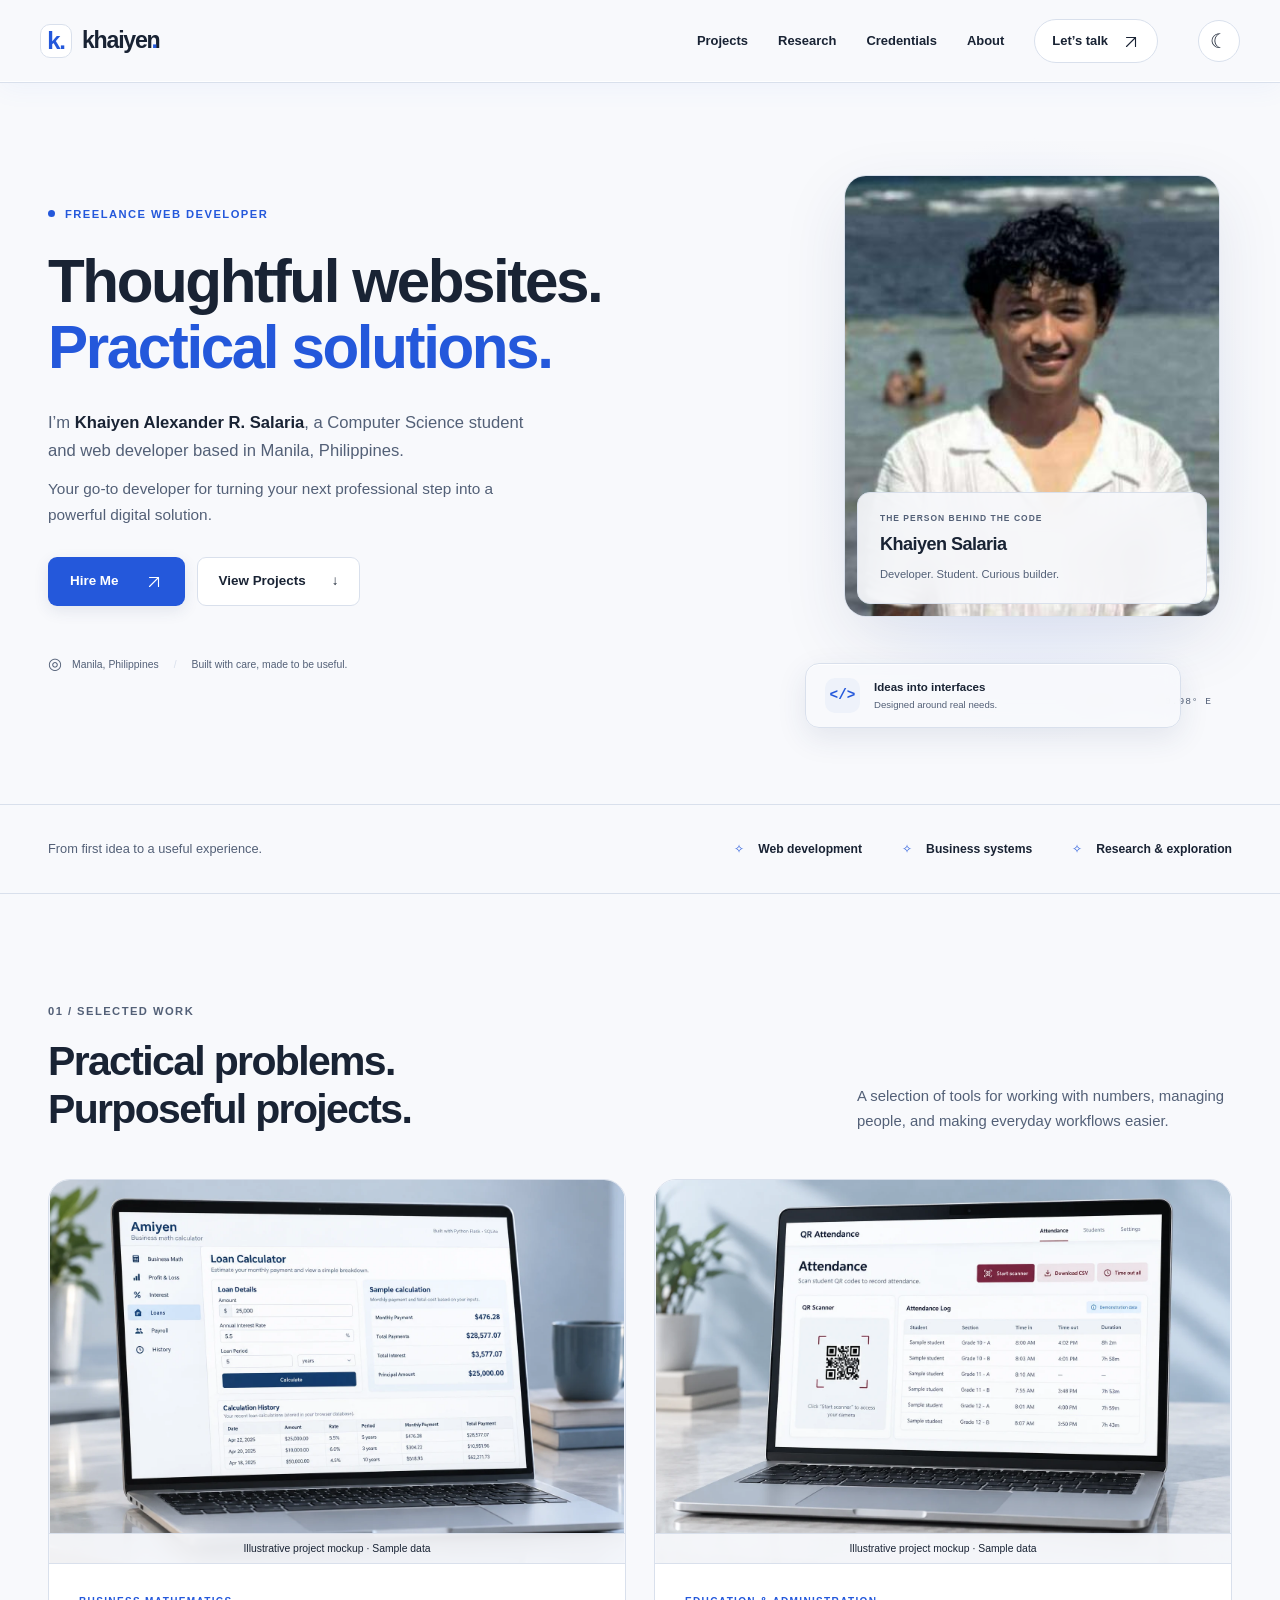
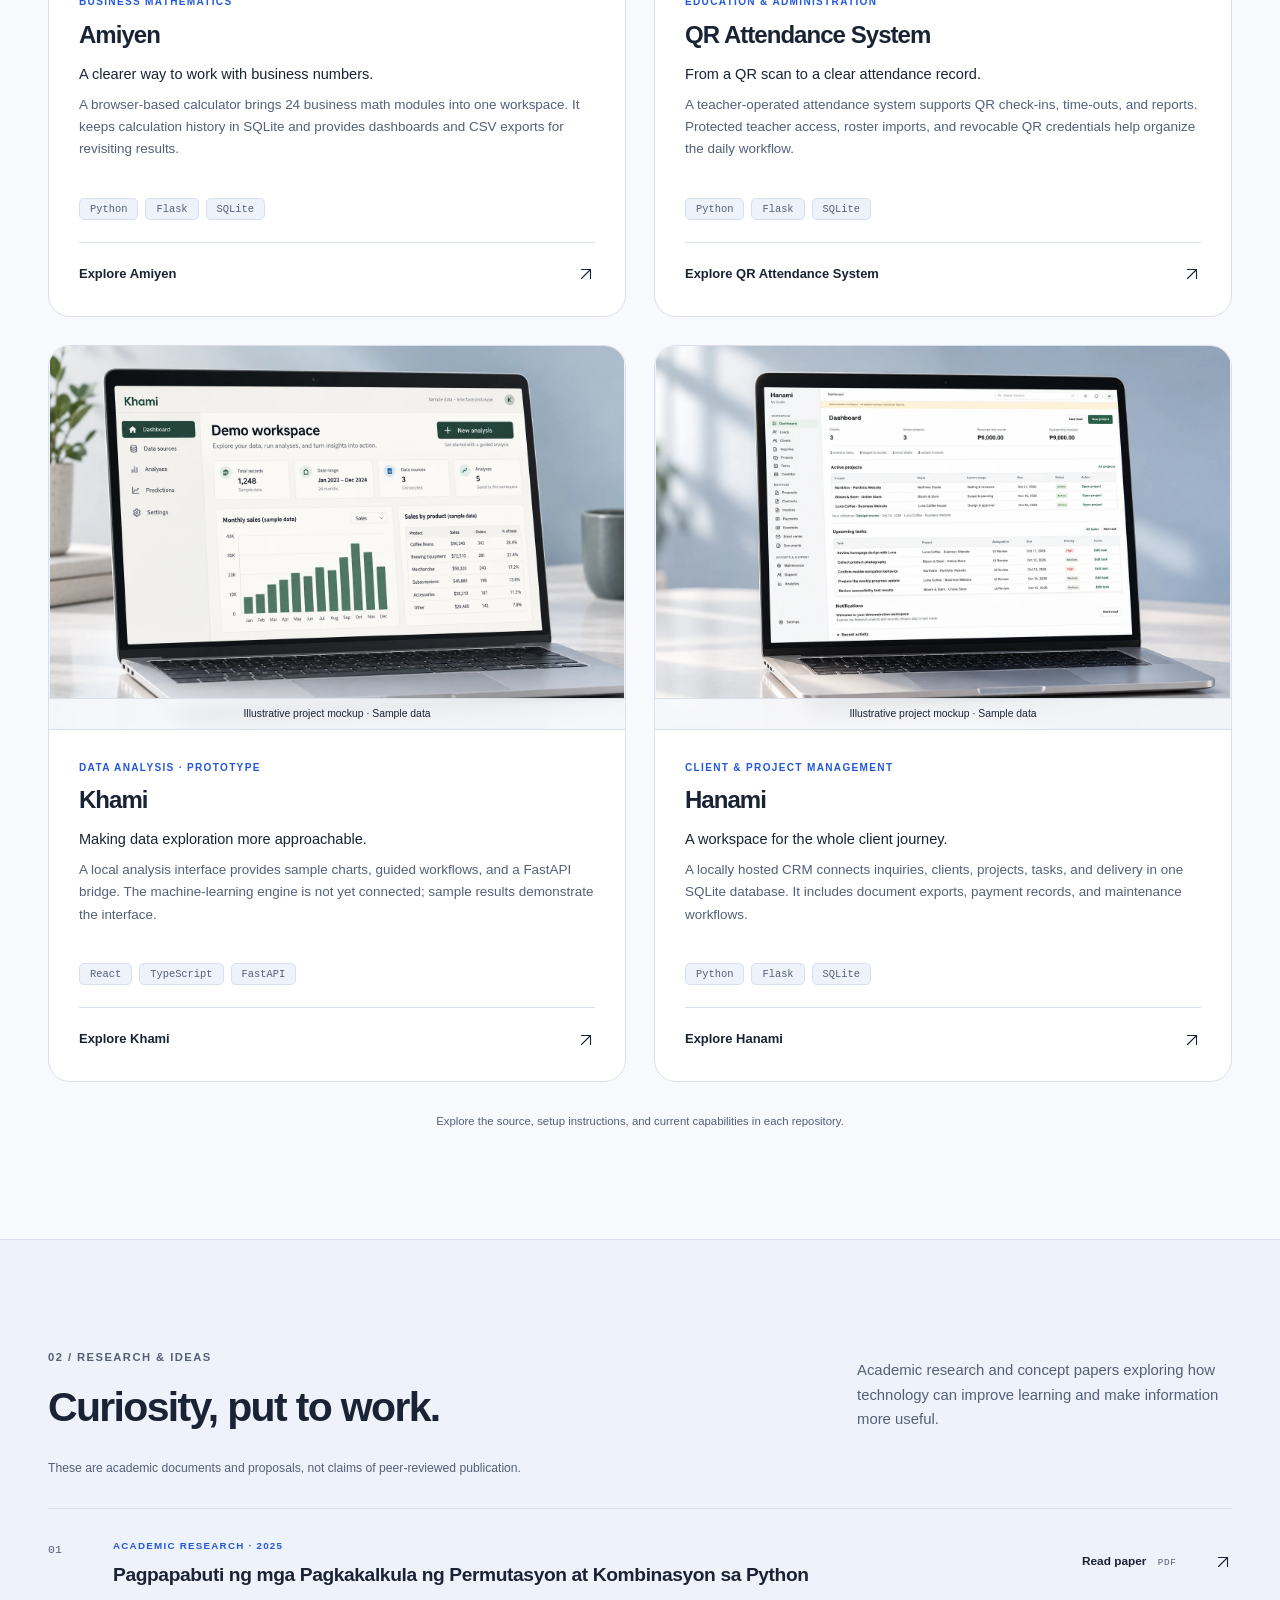
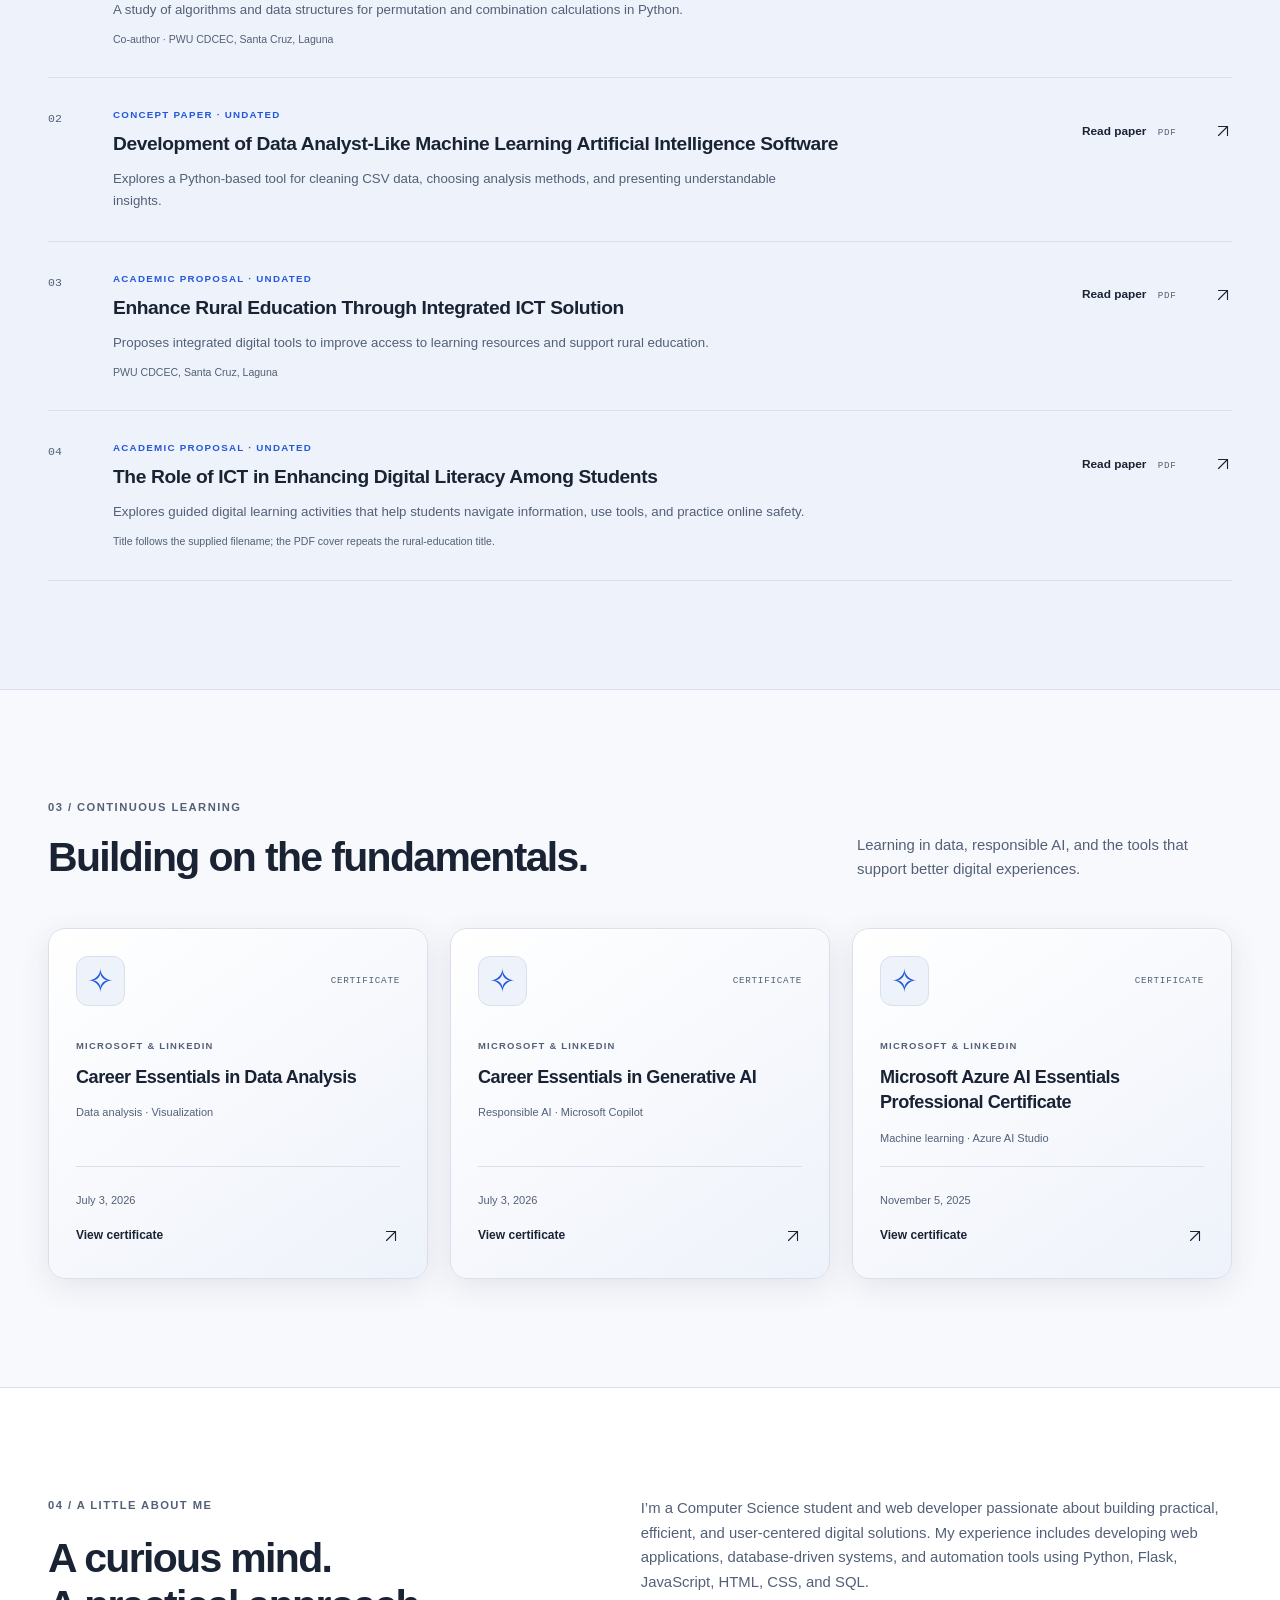
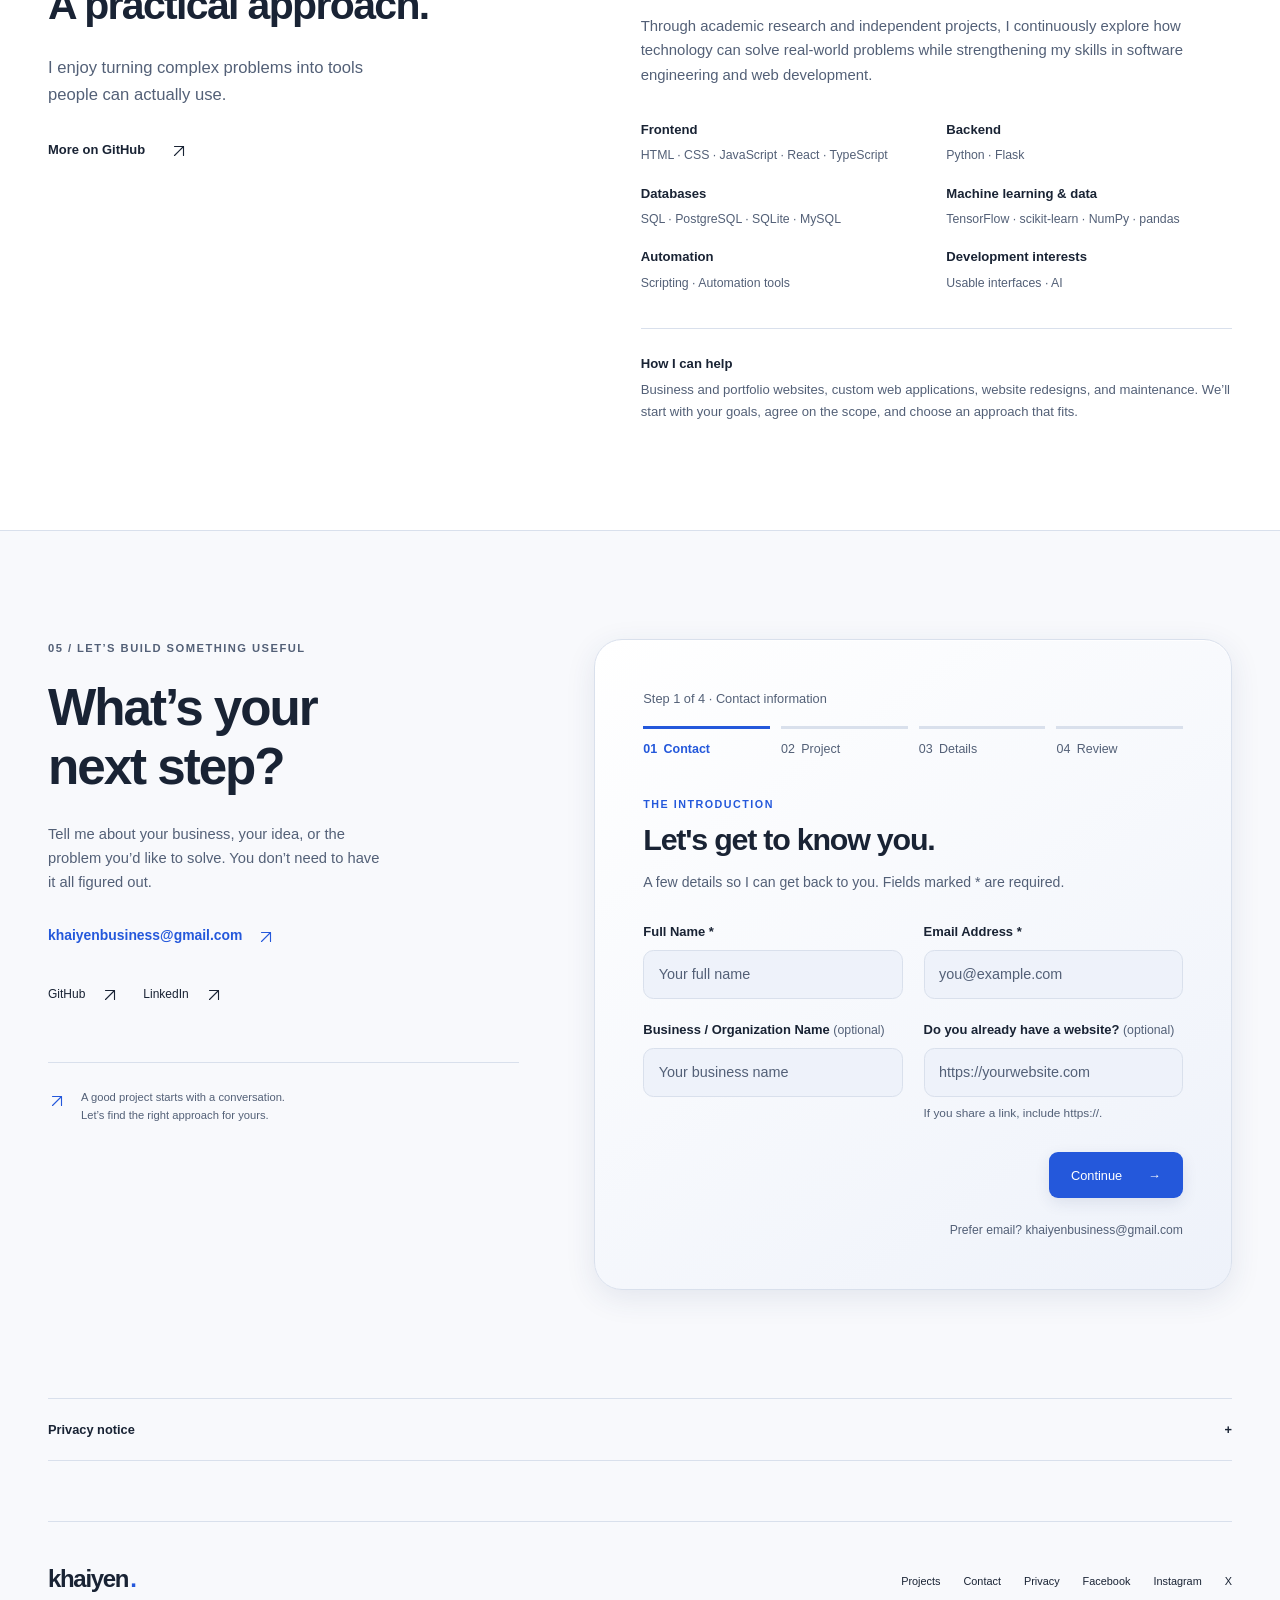
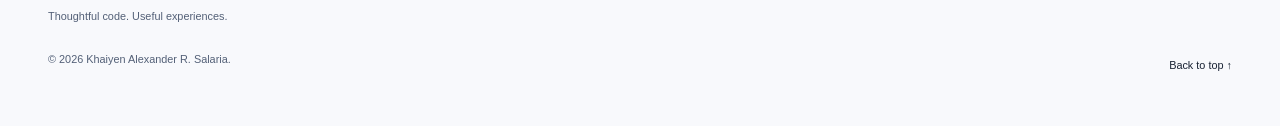
<file: index.html>
<!doctype html>
<html lang="en">
<head>
<meta charset="utf-8"><meta name="viewport" content="width=device-width, initial-scale=1">
<title>Khaiyen Salaria — Freelance Web Developer</title>
<meta name="description" content="Khaiyen Salaria, freelance web developer in Manila. Explore web applications, research, and credentials, and discuss your next website project.">
<meta name="color-scheme" content="light dark"><meta name="theme-color" content="#f5f7fb">
<link rel="canonical" href="https://khaiyeniscanadianham.github.io/khaiyensalaria.github.iov2/">
<meta property="og:type" content="website"><meta property="og:title" content="Khaiyen Salaria — Freelance Web Developer"><meta property="og:description" content="Thoughtful websites. Practical digital solutions. Explore my work and tell me about your next project."><meta property="og:url" content="https://khaiyeniscanadianham.github.io/khaiyensalaria.github.iov2/"><meta property="og:image" content="https://khaiyeniscanadianham.github.io/khaiyensalaria.github.iov2/assets/preview.png"><meta property="og:image:alt" content="Khaiyen Salaria, freelance web developer in Manila">
<meta name="twitter:card" content="summary_large_image"><meta name="twitter:title" content="Khaiyen Salaria — Freelance Web Developer"><meta name="twitter:description" content="Thoughtful websites. Practical digital solutions."><meta name="twitter:image" content="https://khaiyeniscanadianham.github.io/khaiyensalaria.github.iov2/assets/preview.png">
<link rel="icon" href="favicon.svg" type="image/svg+xml"><link rel="stylesheet" href="style.css">
<script src="theme.js"></script><script src="script.js" defer></script><script src="form.js" defer></script>
<script type="application/ld+json">{"@context":"https://schema.org","@type":"Person","name":"Khaiyen Alexander R. Salaria","jobTitle":"Freelance Web Developer","url":"https://khaiyeniscanadianham.github.io/khaiyensalaria.github.iov2/","sameAs":["https://github.com/khaiyenIsCanadianHam","https://www.linkedin.com/in/khaiyen-alexander-salaria-117b07363/","https://www.facebook.com/khaiyenalexander08","https://www.instagram.com/khaiyenalexanderr","https://x.com/khaiyensalaria"]}</script>
</head>
<body>
<a class="skip-link" href="#main">Skip to content</a>
<header class="site-header"><div class="nav-wrap"><a class="brand" href="#home" aria-label="Khaiyen Salaria home"><span class="brand-mark" aria-hidden="true">k.</span><span>khaiyen<span class="brand-dot">.</span></span></a><nav aria-label="Main navigation" id="main-nav"><a href="#projects">Projects</a><a href="#research">Research</a><a href="#certifications">Credentials</a><a href="#about">About</a><a class="nav-contact" href="#contact">Let’s talk <span aria-hidden="true"><svg class="icon" viewBox="0 0 24 24" width="18" height="18" fill="none" stroke="currentColor" stroke-width="1.5" stroke-linecap="round" stroke-linejoin="round" aria-hidden="true"><path d="M6 18 18 6M6 6h12v12"/></svg></span></a></nav><div class="nav-tools"><button class="theme-toggle" type="button" aria-label="Switch to dark mode" hidden><span class="theme-icon" aria-hidden="true">☾</span></button><button class="menu-toggle" type="button" aria-controls="main-nav" aria-expanded="false" hidden>Menu <span aria-hidden="true">☰</span></button></div></div></header>
<main id="main">
<section id="home" class="hero section-wrap" aria-labelledby="hero-title"><div class="hero-copy"><p class="eyebrow hero-eyebrow"><span class="status-dot" aria-hidden="true"></span> Freelance web developer</p><h1 id="hero-title">Thoughtful websites.<br><span>Practical solutions.</span></h1><p class="hero-intro">I’m <strong>Khaiyen Alexander R. Salaria</strong>, a Computer Science student and web developer based in Manila, Philippines.</p><p class="hero-description">Your go-to developer for turning your next professional step into a powerful digital solution.</p><div class="hero-actions"><a class="button button-primary" href="#contact">Hire Me <span aria-hidden="true"><svg class="icon" viewBox="0 0 24 24" width="18" height="18" fill="none" stroke="currentColor" stroke-width="1.5" stroke-linecap="round" stroke-linejoin="round" aria-hidden="true"><path d="M6 18 18 6M6 6h12v12"/></svg></span></a><a class="button button-secondary" href="#projects">View Projects <span aria-hidden="true">↓</span></a></div><div class="hero-footnote"><span class="location-icon" aria-hidden="true">◎</span> Manila, Philippines <span class="divider" aria-hidden="true">/</span> Built with care, made to be useful.</div></div>
<div class="hero-portrait"><div class="portrait-frame"><div class="portrait-monogram" aria-hidden="true">ks<span>.</span></div><img id="profile-photo" src="assets/images/profile.jpg" alt="Portrait of Khaiyen Alexander R. Salaria" width="460" height="460" fetchpriority="high" referrerpolicy="no-referrer"><div class="portrait-caption"><span class="portrait-caption-label">THE PERSON BEHIND THE CODE</span><strong>Khaiyen Salaria</strong><span>Developer. Student. Curious builder.</span></div></div><div class="floating-note"><span aria-hidden="true">&lt;/&gt;</span><div>Ideas into interfaces<small>Designed around real needs.</small></div></div><span class="portrait-coordinate" aria-hidden="true">14.60° N / 120.98° E</span></div></section>
<div class="expertise-strip"><div class="section-wrap"><p>From first idea to a useful experience.</p><ul aria-label="Areas of work"><li>Web development</li><li>Business systems</li><li>Research & exploration</li></ul></div></div>
<section id="projects" class="section-wrap section" aria-labelledby="projects-title"><div class="section-heading"><div><p class="eyebrow">01 / SELECTED WORK</p><h2 id="projects-title">Practical problems.<br>Purposeful projects.</h2></div><p>A selection of tools for working with numbers, managing people, and making everyday workflows easier.</p></div><div class="projects-grid"><article class="project-card">
 <figure class="project-visual project-mockup"><img src="assets/images/amiyen-mockup.webp" alt="Illustrative laptop mockup of the Amiyen business math calculator" width="1536" height="1024" loading="lazy" decoding="async"><figcaption class="mockup-caption">Illustrative project mockup · Sample data</figcaption></figure>
 <div class="project-content"><p class="eyebrow">Business mathematics</p><h3>Amiyen</h3><p class="project-headline">A clearer way to work with business numbers.</p><p>A browser-based calculator brings 24 business math modules into one workspace. It keeps calculation history in SQLite and provides dashboards and CSV exports for revisiting results.</p><ul class="tags" aria-label="Amiyen technologies"><li>Python</li><li>Flask</li><li>SQLite</li></ul><a class="text-link" href="https://github.com/khaiyenIsCanadianHam/Amiyen" target="_blank" rel="noopener noreferrer">Explore Amiyen<span aria-hidden="true"><svg class="icon" viewBox="0 0 24 24" width="18" height="18" fill="none" stroke="currentColor" stroke-width="1.5" stroke-linecap="round" stroke-linejoin="round" aria-hidden="true"><path d="M6 18 18 6M6 6h12v12"/></svg></span><span class="sr-only"> on GitHub (opens in a new tab)</span></a></div></article><article class="project-card">
 <figure class="project-visual project-mockup"><img src="assets/images/attendance-mockup.webp" alt="Illustrative laptop mockup of the QR attendance scanner and attendance log" width="1536" height="1024" loading="lazy" decoding="async"><figcaption class="mockup-caption">Illustrative project mockup · Sample data</figcaption></figure>
 <div class="project-content"><p class="eyebrow">Education & administration</p><h3>QR Attendance System</h3><p class="project-headline">From a QR scan to a clear attendance record.</p><p>A teacher-operated attendance system supports QR check-ins, time-outs, and reports. Protected teacher access, roster imports, and revocable QR credentials help organize the daily workflow.</p><ul class="tags" aria-label="QR Attendance System technologies"><li>Python</li><li>Flask</li><li>SQLite</li></ul><a class="text-link" href="https://github.com/khaiyenIsCanadianHam/Attendance-System-by-Khaiyen" target="_blank" rel="noopener noreferrer">Explore QR Attendance System<span aria-hidden="true"><svg class="icon" viewBox="0 0 24 24" width="18" height="18" fill="none" stroke="currentColor" stroke-width="1.5" stroke-linecap="round" stroke-linejoin="round" aria-hidden="true"><path d="M6 18 18 6M6 6h12v12"/></svg></span><span class="sr-only"> on GitHub (opens in a new tab)</span></a></div></article><article class="project-card">
 <figure class="project-visual project-mockup"><img src="assets/images/khami-mockup.webp" alt="Illustrative laptop mockup of the Khami sample-data analysis workspace" width="1536" height="1024" loading="lazy" decoding="async"><figcaption class="mockup-caption">Illustrative project mockup · Sample data</figcaption></figure>
 <div class="project-content"><p class="eyebrow">Data analysis · Prototype</p><h3>Khami</h3><p class="project-headline">Making data exploration more approachable.</p><p>A local analysis interface provides sample charts, guided workflows, and a FastAPI bridge. The machine-learning engine is not yet connected; sample results demonstrate the interface.</p><ul class="tags" aria-label="Khami technologies"><li>React</li><li>TypeScript</li><li>FastAPI</li></ul><a class="text-link" href="https://github.com/khaiyenIsCanadianHam/Khami" target="_blank" rel="noopener noreferrer">Explore Khami<span aria-hidden="true"><svg class="icon" viewBox="0 0 24 24" width="18" height="18" fill="none" stroke="currentColor" stroke-width="1.5" stroke-linecap="round" stroke-linejoin="round" aria-hidden="true"><path d="M6 18 18 6M6 6h12v12"/></svg></span><span class="sr-only"> on GitHub (opens in a new tab)</span></a></div></article><article class="project-card">
 <figure class="project-visual project-mockup"><img src="assets/images/hanami-mockup.webp" alt="Illustrative laptop mockup of the Hanami client and project management dashboard" width="1536" height="1024" loading="lazy" decoding="async"><figcaption class="mockup-caption">Illustrative project mockup · Sample data</figcaption></figure>
 <div class="project-content"><p class="eyebrow">Client & project management</p><h3>Hanami</h3><p class="project-headline">A workspace for the whole client journey.</p><p>A locally hosted CRM connects inquiries, clients, projects, tasks, and delivery in one SQLite database. It includes document exports, payment records, and maintenance workflows.</p><ul class="tags" aria-label="Hanami technologies"><li>Python</li><li>Flask</li><li>SQLite</li></ul><a class="text-link" href="https://github.com/khaiyenIsCanadianHam/Hanami" target="_blank" rel="noopener noreferrer">Explore Hanami<span aria-hidden="true"><svg class="icon" viewBox="0 0 24 24" width="18" height="18" fill="none" stroke="currentColor" stroke-width="1.5" stroke-linecap="round" stroke-linejoin="round" aria-hidden="true"><path d="M6 18 18 6M6 6h12v12"/></svg></span><span class="sr-only"> on GitHub (opens in a new tab)</span></a></div></article></div><p class="section-endnote">Explore the source, setup instructions, and current capabilities in each repository.</p></section>
<section id="research" class="research-section section" aria-labelledby="research-title"><div class="section-wrap"><div class="section-heading"><div><p class="eyebrow">02 / RESEARCH & IDEAS</p><h2 id="research-title">Curiosity, put to work.</h2></div><p>Academic research and concept papers exploring how technology can improve learning and make information more useful.</p></div><p class="research-context">These are academic documents and proposals, not claims of peer-reviewed publication.</p><div class="research-list"><article class="research-row"><span class="row-number" aria-hidden="true">01</span><div><p class="eyebrow">Academic research · 2025</p><h3>Pagpapabuti ng mga Pagkakalkula ng Permutasyon at Kombinasyon sa Python</h3><p>A study of algorithms and data structures for permutation and combination calculations in Python.</p><p class="document-note">Co-author · PWU CDCEC, Santa Cruz, Laguna</p></div><a class="document-link" href="assets/documents/python-permutations-combinations.pdf" target="_blank" rel="noopener noreferrer"><span>Read paper <span class="file-label">PDF</span></span><span aria-hidden="true"><svg class="icon" viewBox="0 0 24 24" width="18" height="18" fill="none" stroke="currentColor" stroke-width="1.5" stroke-linecap="round" stroke-linejoin="round" aria-hidden="true"><path d="M6 18 18 6M6 6h12v12"/></svg></span><span class="sr-only">: Pagpapabuti ng mga Pagkakalkula ng Permutasyon at Kombinasyon sa Python (opens in a new tab)</span></a></article><article class="research-row"><span class="row-number" aria-hidden="true">02</span><div><p class="eyebrow">Concept paper · Undated</p><h3>Development of Data Analyst-Like Machine Learning Artificial Intelligence Software</h3><p>Explores a Python-based tool for cleaning CSV data, choosing analysis methods, and presenting understandable insights.</p></div><a class="document-link" href="assets/documents/data-analyst-concept.pdf" target="_blank" rel="noopener noreferrer"><span>Read paper <span class="file-label">PDF</span></span><span aria-hidden="true"><svg class="icon" viewBox="0 0 24 24" width="18" height="18" fill="none" stroke="currentColor" stroke-width="1.5" stroke-linecap="round" stroke-linejoin="round" aria-hidden="true"><path d="M6 18 18 6M6 6h12v12"/></svg></span><span class="sr-only">: Development of Data Analyst-Like Machine Learning Artificial Intelligence Software (opens in a new tab)</span></a></article><article class="research-row"><span class="row-number" aria-hidden="true">03</span><div><p class="eyebrow">Academic proposal · Undated</p><h3>Enhance Rural Education Through Integrated ICT Solution</h3><p>Proposes integrated digital tools to improve access to learning resources and support rural education.</p><p class="document-note">PWU CDCEC, Santa Cruz, Laguna</p></div><a class="document-link" href="assets/documents/rural-education.pdf" target="_blank" rel="noopener noreferrer"><span>Read paper <span class="file-label">PDF</span></span><span aria-hidden="true"><svg class="icon" viewBox="0 0 24 24" width="18" height="18" fill="none" stroke="currentColor" stroke-width="1.5" stroke-linecap="round" stroke-linejoin="round" aria-hidden="true"><path d="M6 18 18 6M6 6h12v12"/></svg></span><span class="sr-only">: Enhance Rural Education Through Integrated ICT Solution (opens in a new tab)</span></a></article><article class="research-row"><span class="row-number" aria-hidden="true">04</span><div><p class="eyebrow">Academic proposal · Undated</p><h3>The Role of ICT in Enhancing Digital Literacy Among Students</h3><p>Explores guided digital learning activities that help students navigate information, use tools, and practice online safety.</p><p class="document-note">Title follows the supplied filename; the PDF cover repeats the rural-education title.</p></div><a class="document-link" href="assets/documents/digital-literacy.pdf" target="_blank" rel="noopener noreferrer"><span>Read paper <span class="file-label">PDF</span></span><span aria-hidden="true"><svg class="icon" viewBox="0 0 24 24" width="18" height="18" fill="none" stroke="currentColor" stroke-width="1.5" stroke-linecap="round" stroke-linejoin="round" aria-hidden="true"><path d="M6 18 18 6M6 6h12v12"/></svg></span><span class="sr-only">: The Role of ICT in Enhancing Digital Literacy Among Students (opens in a new tab)</span></a></article></div></div></section>
<section id="certifications" class="section-wrap section" aria-labelledby="certifications-title"><div class="section-heading"><div><p class="eyebrow">03 / CONTINUOUS LEARNING</p><h2 id="certifications-title">Building on the fundamentals.</h2></div><p>Learning in data, responsible AI, and the tools that support better digital experiences.</p></div><div class="certificates-grid"><article class="certificate"><div class="certificate-top"><span class="certificate-symbol" aria-hidden="true">✧</span><span class="file-label">CERTIFICATE</span></div><p class="eyebrow">Microsoft & LinkedIn</p><h3>Career Essentials in Data Analysis</h3><p>Data analysis · Visualization</p><div class="certificate-bottom"><time datetime="2026-07-03">July 3, 2026</time><a href="assets/documents/data-analysis.pdf" target="_blank" rel="noopener noreferrer" aria-label="View Career Essentials in Data Analysis certificate PDF (opens in a new tab)">View certificate <span aria-hidden="true"><svg class="icon" viewBox="0 0 24 24" width="18" height="18" fill="none" stroke="currentColor" stroke-width="1.5" stroke-linecap="round" stroke-linejoin="round" aria-hidden="true"><path d="M6 18 18 6M6 6h12v12"/></svg></span></a></div></article><article class="certificate"><div class="certificate-top"><span class="certificate-symbol" aria-hidden="true">✧</span><span class="file-label">CERTIFICATE</span></div><p class="eyebrow">Microsoft & LinkedIn</p><h3>Career Essentials in Generative AI</h3><p>Responsible AI · Microsoft Copilot</p><div class="certificate-bottom"><time datetime="2026-07-03">July 3, 2026</time><a href="assets/documents/generative-ai.pdf" target="_blank" rel="noopener noreferrer" aria-label="View Career Essentials in Generative AI certificate PDF (opens in a new tab)">View certificate <span aria-hidden="true"><svg class="icon" viewBox="0 0 24 24" width="18" height="18" fill="none" stroke="currentColor" stroke-width="1.5" stroke-linecap="round" stroke-linejoin="round" aria-hidden="true"><path d="M6 18 18 6M6 6h12v12"/></svg></span></a></div></article><article class="certificate"><div class="certificate-top"><span class="certificate-symbol" aria-hidden="true">✧</span><span class="file-label">CERTIFICATE</span></div><p class="eyebrow">Microsoft & LinkedIn</p><h3>Microsoft Azure AI Essentials Professional Certificate</h3><p>Machine learning · Azure AI Studio</p><div class="certificate-bottom"><time datetime="2025-11-05">November 5, 2025</time><a href="assets/documents/azure-ai.pdf" target="_blank" rel="noopener noreferrer" aria-label="View Microsoft Azure AI Essentials Professional Certificate certificate PDF (opens in a new tab)">View certificate <span aria-hidden="true"><svg class="icon" viewBox="0 0 24 24" width="18" height="18" fill="none" stroke="currentColor" stroke-width="1.5" stroke-linecap="round" stroke-linejoin="round" aria-hidden="true"><path d="M6 18 18 6M6 6h12v12"/></svg></span></a></div></article></div></section>
<section id="about" class="about-section section" aria-labelledby="about-title"><div class="section-wrap about-grid"><div><p class="eyebrow">04 / A LITTLE ABOUT ME</p><h2 id="about-title">A curious mind.<br>A practical approach.</h2><p class="about-lead">I enjoy turning complex problems into tools people can actually use.</p><a class="text-link" href="https://github.com/khaiyenIsCanadianHam" rel="me noopener noreferrer" target="_blank">More on GitHub <span aria-hidden="true"><svg class="icon" viewBox="0 0 24 24" width="18" height="18" fill="none" stroke="currentColor" stroke-width="1.5" stroke-linecap="round" stroke-linejoin="round" aria-hidden="true"><path d="M6 18 18 6M6 6h12v12"/></svg></span><span class="sr-only"> (opens in a new tab)</span></a></div><div class="about-content"><p>I’m a Computer Science student and web developer passionate about building practical, efficient, and user-centered digital solutions. My experience includes developing web applications, database-driven systems, and automation tools using Python, Flask, JavaScript, HTML, CSS, and SQL.</p><p>Through academic research and independent projects, I continuously explore how technology can solve real-world problems while strengthening my skills in software engineering and web development.</p><div class="skills-grid"><div><h3>Frontend</h3><p>HTML · CSS · JavaScript · React · TypeScript</p></div><div><h3>Backend</h3><p>Python · Flask</p></div><div><h3>Databases</h3><p>SQL · PostgreSQL · SQLite · MySQL</p></div><div><h3>Machine learning & data</h3><p>TensorFlow · scikit-learn · NumPy · pandas</p></div><div><h3>Automation</h3><p>Scripting · Automation tools</p></div><div><h3>Development interests</h3><p>Usable interfaces · AI</p></div></div><div class="services"><h3>How I can help</h3><p>Business and portfolio websites, custom web applications, website redesigns, and maintenance. We’ll start with your goals, agree on the scope, and choose an approach that fits.</p></div></div></div></section>
<section id="contact" class="section-wrap section contact-section" aria-labelledby="contact-title"><div class="contact-intro"><p class="eyebrow">05 / LET’S BUILD SOMETHING USEFUL</p><h2 id="contact-title">What’s your<br>next step?</h2><p>Tell me about your business, your idea, or the problem you’d like to solve. You don’t need to have it all figured out.</p><a class="email-link" href="mailto:khaiyenbusiness@gmail.com">khaiyenbusiness@gmail.com <span aria-hidden="true"><svg class="icon" viewBox="0 0 24 24" width="18" height="18" fill="none" stroke="currentColor" stroke-width="1.5" stroke-linecap="round" stroke-linejoin="round" aria-hidden="true"><path d="M6 18 18 6M6 6h12v12"/></svg></span></a><div class="social-links"><a href="https://github.com/khaiyenIsCanadianHam" rel="me noopener noreferrer" target="_blank">GitHub<span class="sr-only"> (opens in a new tab)</span> <svg class="icon" viewBox="0 0 24 24" width="18" height="18" fill="none" stroke="currentColor" stroke-width="1.5" stroke-linecap="round" stroke-linejoin="round" aria-hidden="true"><path d="M6 18 18 6M6 6h12v12"/></svg></a><a href="https://www.linkedin.com/in/khaiyen-alexander-salaria-117b07363/" rel="me noopener noreferrer" target="_blank">LinkedIn<span class="sr-only"> (opens in a new tab)</span> <svg class="icon" viewBox="0 0 24 24" width="18" height="18" fill="none" stroke="currentColor" stroke-width="1.5" stroke-linecap="round" stroke-linejoin="round" aria-hidden="true"><path d="M6 18 18 6M6 6h12v12"/></svg></a></div><div class="contact-note"><span aria-hidden="true"><svg class="icon" viewBox="0 0 24 24" width="18" height="18" fill="none" stroke="currentColor" stroke-width="1.5" stroke-linecap="round" stroke-linejoin="round" aria-hidden="true"><path d="M6 18 18 6M6 6h12v12"/></svg></span><p>A good project starts with a conversation.<br>Let’s find the right approach for yours.</p></div></div><div id="form-slot"><form id="inquiry-form" class="inquiry-form" action="https://api.web3forms.com/submit" method="POST">
  <!-- Owner-supplied public Web3Forms key. This is its only configuration location. -->
  <input type="hidden" name="access_key" value="3ecb66c8-b2d5-4779-9687-e84fc2028b1e">
  <input type="hidden" name="subject" value="New Portfolio Project Inquiry">
  <input type="hidden" name="from_name" value="Portfolio Project Inquiries">
  <div class="form-honeypot" aria-hidden="true">
    <label for="inquiry-botcheck">Leave this field empty</label>
    <input type="checkbox" id="inquiry-botcheck" name="botcheck" tabindex="-1" autocomplete="off">
  </div>

  <p class="form-availability" data-form-availability hidden>Online inquiries are being set up. Please email <a href="mailto:khaiyenbusiness@gmail.com">khaiyenbusiness@gmail.com</a> to discuss your project.</p>
  <noscript><p class="form-availability">JavaScript is off, so all questions are shown together. Online submission requires a configured Web3Forms access key and opens the provider's response page. If submission is unavailable, email <a href="mailto:khaiyenbusiness@gmail.com">khaiyenbusiness@gmail.com</a>.</p></noscript>

  <div class="form-progress" data-form-progress hidden>
    <p class="form-step-status" data-step-status aria-live="polite" aria-atomic="true">Step 1 of 4 · Contact information</p>
    <ol aria-label="Project inquiry steps">
      <li data-progress-step aria-current="step"><span>01</span> <span>Contact</span></li>
      <li data-progress-step><span>02</span> <span>Project</span></li>
      <li data-progress-step><span>03</span> <span>Details</span></li>
      <li data-progress-step><span>04</span> <span>Review</span></li>
    </ol>
  </div>
  <p class="form-feedback" data-form-feedback role="status" aria-live="polite" aria-atomic="true" tabindex="-1"></p>

  <fieldset class="inquiry-step" data-step="0" data-step-title="Contact information">
    <legend tabindex="-1"><span class="form-eyebrow">The introduction</span>Let's get to know you.</legend>
    <p class="form-intro">A few details so I can get back to you. Fields marked <span aria-hidden="true">*</span> are required.</p>
    <div class="form-grid">
      <div class="form-field">
        <label for="inquiry-name">Full Name <span aria-hidden="true">*</span></label>
        <input id="inquiry-name" name="name" type="text" placeholder="Your full name" autocomplete="name" maxlength="100" required aria-describedby="inquiry-name-error" data-review-label="Full name">
        <p class="field-error" id="inquiry-name-error" hidden></p>
      </div>
      <div class="form-field">
        <label for="inquiry-email">Email Address <span aria-hidden="true">*</span></label>
        <input id="inquiry-email" name="email" type="email" placeholder="you@example.com" autocomplete="email" maxlength="254" required aria-describedby="inquiry-email-error" data-review-label="Email">
        <p class="field-error" id="inquiry-email-error" hidden></p>
      </div>
      <div class="form-field">
        <label for="inquiry-business">Business / Organization Name <span class="field-optional">(optional)</span></label>
        <input id="inquiry-business" name="business_name" type="text" placeholder="Your business name" autocomplete="organization" maxlength="150" aria-describedby="inquiry-business-error" data-review-label="Business / organization">
        <p class="field-error" id="inquiry-business-error" hidden></p>
      </div>
      <div class="form-field">
        <label for="inquiry-website">Do you already have a website? <span class="field-optional">(optional)</span></label>
        <input id="inquiry-website" name="existing_website" type="url" placeholder="https://yourwebsite.com" autocomplete="url" maxlength="2048" aria-describedby="inquiry-website-help inquiry-website-error" data-review-label="Existing website">
        <p class="field-help" id="inquiry-website-help">If you share a link, include https://.</p>
        <p class="field-error" id="inquiry-website-error" hidden></p>
      </div>
    </div>
  </fieldset>

  <fieldset class="inquiry-step" data-step="1" data-step-title="Project requirements">
    <legend tabindex="-1"><span class="form-eyebrow">The idea</span>What are we building?</legend>
    <p class="form-intro">Tell me what you have in mind. It's fine if you're still figuring out the details.</p>
    <div class="form-grid">
      <div class="form-field form-field-wide">
        <label for="inquiry-project-type">What type of project do you need? <span aria-hidden="true">*</span></label>
        <select id="inquiry-project-type" name="project_type" required aria-describedby="inquiry-project-type-help inquiry-project-type-error" data-review-label="Project type">
          <option value="">Select a project type</option>
          <option>New Business / Company Website</option>
          <option>Personal Portfolio Website</option>
          <option>E-commerce / Online Store</option>
          <option>Booking / Scheduling Website</option>
          <option>Custom Web Application</option>
          <option>Existing Website Redesign</option>
          <option>Bug Fixes / Website Maintenance</option>
          <option>Other / Not Sure</option>
        </select>
        <p class="field-help" id="inquiry-project-type-help">A custom web application includes interactive systems or features tailored to your business.</p>
        <p class="field-error" id="inquiry-project-type-error" hidden></p>
      </div>
      <div class="form-field form-field-wide">
        <label for="inquiry-goal">What is the main goal of your project? <span class="field-optional">(optional)</span></label>
        <select id="inquiry-goal" name="project_goal" data-review-label="Main goal">
          <option value="">Select a goal</option>
          <option>Establish an online presence</option>
          <option>Attract customers and inquiries</option>
          <option>Sell products or services</option>
          <option>Accept reservations or appointments</option>
          <option>Display a portfolio or professional work</option>
          <option>Improve an existing website</option>
          <option>Build a custom business system</option>
          <option>Other / Not Sure</option>
        </select>
      </div>
    </div>

    <fieldset class="feature-fieldset">
      <legend>Which features might your website need? <span class="field-optional">(optional)</span></legend>
      <p class="field-help">Choose as many as you'd like.</p>
      <div class="feature-grid">
        <label class="check-option"><input type="checkbox" name="requested_features" value="Contact Form"><span>Contact form</span></label>
        <label class="check-option"><input type="checkbox" name="requested_features" value="Product or Service Catalog"><span>Product or service catalog</span></label>
        <label class="check-option"><input type="checkbox" name="requested_features" value="Admin Dashboard / Content Management"><span>Admin dashboard / content management</span></label>
        <label class="check-option"><input type="checkbox" name="requested_features" value="User Registration and Login"><span>User registration and login</span></label>
        <label class="check-option"><input type="checkbox" name="requested_features" value="Online Payments"><span>Online payments</span></label>
        <label class="check-option"><input type="checkbox" name="requested_features" value="Booking / Scheduling System"><span>Booking / scheduling system</span></label>
        <label class="check-option"><input type="checkbox" name="requested_features" value="Blog / News Section"><span>Blog / news section</span></label>
        <label class="check-option"><input type="checkbox" name="requested_features" value="Google Maps Integration"><span>Google Maps integration</span></label>
        <label class="check-option"><input type="checkbox" name="requested_features" value="Social Media Integration"><span>Social media integration</span></label>
        <label class="check-option"><input type="checkbox" name="requested_features" value="Custom Third-Party Integrations"><span>Custom third-party integrations</span></label>
        <label class="check-option"><input type="checkbox" name="requested_features" value="Other / Not Sure"><span>Other / not sure</span></label>
      </div>
    </fieldset>

    <div class="conditional-fields" data-project-type="E-commerce / Online Store">
      <p class="conditional-heading">For an online store</p>
      <div class="form-grid">
        <div class="form-field">
          <label for="inquiry-products">Approximately how many products? <span class="field-optional">(optional)</span></label>
          <input id="inquiry-products" name="approximate_product_count" type="number" min="0" max="10000000" step="1" inputmode="numeric" aria-describedby="inquiry-products-error" data-review-label="Approximate product count">
          <p class="field-error" id="inquiry-products-error" hidden></p>
        </div>
        <div class="form-field">
          <label for="inquiry-checkout">Will customers need online checkout? <span class="field-optional">(optional)</span></label>
          <select id="inquiry-checkout" name="online_checkout" data-review-label="Online checkout">
            <option value="">Select an answer</option><option>Yes</option><option>No</option><option>Not sure yet</option>
          </select>
        </div>
      </div>
    </div>
    <div class="conditional-fields" data-project-type="Existing Website Redesign">
      <div class="form-field">
        <label for="inquiry-redesign">What problems would you like to fix with your current website? <span class="field-optional">(optional)</span></label>
        <textarea id="inquiry-redesign" name="redesign_requirements" rows="3" maxlength="1500" aria-describedby="inquiry-redesign-error" data-review-label="Redesign requirements"></textarea>
        <p class="field-error" id="inquiry-redesign-error" hidden></p>
      </div>
    </div>
    <div class="conditional-fields" data-project-type="Booking / Scheduling Website">
      <div class="form-field">
        <label for="inquiry-booking">What appointments or reservations should customers be able to book? <span class="field-optional">(optional)</span></label>
        <textarea id="inquiry-booking" name="booking_requirements" rows="3" maxlength="1500" aria-describedby="inquiry-booking-error" data-review-label="Booking requirements"></textarea>
        <p class="field-error" id="inquiry-booking-error" hidden></p>
      </div>
    </div>
    <div class="conditional-fields" data-project-type="Custom Web Application">
      <div class="form-field">
        <label for="inquiry-application">What should users be able to do inside the application? <span class="field-optional">(optional)</span></label>
        <textarea id="inquiry-application" name="application_requirements" rows="3" maxlength="1500" aria-describedby="inquiry-application-error" data-review-label="Application requirements"></textarea>
        <p class="field-error" id="inquiry-application-error" hidden></p>
      </div>
    </div>
    <div class="conditional-fields" data-project-type="Bug Fixes / Website Maintenance">
      <div class="form-grid">
        <div class="form-field form-field-wide">
          <label for="inquiry-issue">What issue are you experiencing? <span class="field-optional">(optional)</span></label>
          <textarea id="inquiry-issue" name="maintenance_issue" rows="3" maxlength="1500" aria-describedby="inquiry-issue-error" data-review-label="Maintenance issue"></textarea>
          <p class="field-error" id="inquiry-issue-error" hidden></p>
        </div>
        <div class="form-field form-field-wide">
          <label for="inquiry-live-issue">Is the problem affecting your live website? <span class="field-optional">(optional)</span></label>
          <select id="inquiry-live-issue" name="affects_live_website" data-review-label="Affects live website">
            <option value="">Select an answer</option><option>Yes</option><option>No</option><option>Not sure</option>
          </select>
        </div>
      </div>
    </div>
  </fieldset>

  <fieldset class="inquiry-step" data-step="2" data-step-title="Budget and timeline">
    <legend tabindex="-1"><span class="form-eyebrow">The details</span>Let's shape the scope.</legend>
    <p class="form-intro">A starting point for the conversation. Budget and timing are optional.</p>
    <div class="form-grid">
      <div class="form-field">
        <label for="inquiry-budget">What is your approximate budget? <span class="field-optional">(optional)</span></label>
        <select id="inquiry-budget" name="estimated_budget" aria-describedby="inquiry-budget-help" data-review-label="Estimated budget">
          <option value="">Select a budget range</option>
          <option>Below ₱5,000</option><option>₱5,000–₱10,000</option><option>₱10,001–₱20,000</option><option>₱20,001–₱50,000</option><option>Above ₱50,000</option><option>Not Sure / Need a Quotation</option>
        </select>
        <p class="field-help" id="inquiry-budget-help">This helps me recommend a solution that fits your budget. It does not determine the final project price.</p>
      </div>
      <div class="form-field">
        <label for="inquiry-timeline">When would you like your project completed? <span class="field-optional">(optional)</span></label>
        <select id="inquiry-timeline" name="timeline" aria-describedby="inquiry-timeline-help" data-review-label="Preferred timeline">
          <option value="">Select a preferred timeline</option>
          <option>As soon as possible</option><option>Within 2–4 weeks</option><option>Within 1–2 months</option><option>Within 3 months</option><option>Flexible / No fixed deadline</option><option>Just exploring options</option>
        </select>
        <p class="field-help" id="inquiry-timeline-help">We'll agree on a realistic schedule after discussing your project.</p>
      </div>
      <div class="form-field form-field-wide">
        <label for="inquiry-message">Tell me about your project <span aria-hidden="true">*</span></label>
        <textarea id="inquiry-message" name="message" rows="6" maxlength="5000" required placeholder="Describe your business, the website you have in mind, its intended users, and anything else I should know." aria-describedby="inquiry-message-help inquiry-message-count inquiry-message-error" data-review-label="Project description"></textarea>
        <div class="field-help-row"><p class="field-help" id="inquiry-message-help">You don't need technical knowledge. Just explain what you want your website to accomplish.</p><span class="field-help character-count" id="inquiry-message-count">5,000 character limit</span></div>
        <p class="field-error" id="inquiry-message-error" hidden></p>
      </div>
    </div>
  </fieldset>

  <fieldset class="inquiry-step" data-step="3" data-step-title="Review and submit">
    <legend tabindex="-1"><span class="form-eyebrow">One last look</span>Ready to start a conversation?</legend>
    <p class="form-intro" data-review-intro hidden>Review your details below. Use Previous to make any changes.</p>
    <dl class="inquiry-review" data-review-summary hidden></dl>
    <div class="form-field privacy-field">
      <label class="check-option" for="inquiry-privacy"><input id="inquiry-privacy" name="privacy_acknowledgment" type="checkbox" value="Acknowledged" required aria-describedby="inquiry-privacy-error"><span>I have read the <a href="#privacy-notice">Privacy Notice</a> and understand that my submitted information will be used to review and respond to my inquiry. <span aria-hidden="true">*</span></span></label>
      <p class="field-error" id="inquiry-privacy-error" hidden></p>
    </div>
    <p class="field-help">Your inquiry is processed by Web3Forms and sent to my email. Please leave out passwords, payment information, and other sensitive details.</p>
  </fieldset>

  <div class="form-actions">
    <button type="button" class="button button-secondary" data-form-previous hidden>Previous</button>
    <button type="button" class="button button-primary" data-form-next hidden>Continue <span aria-hidden="true">→</span></button>
    <button type="submit" class="button button-primary" data-form-submit>Submit Project Inquiry <span aria-hidden="true"><svg class="icon" viewBox="0 0 24 24" width="18" height="18" fill="none" stroke="currentColor" stroke-width="1.5" stroke-linecap="round" stroke-linejoin="round" aria-hidden="true"><path d="M6 18 18 6M6 6h12v12"/></svg></span></button>
  </div>
  <p class="form-email-alternative">Prefer email? <a href="mailto:khaiyenbusiness@gmail.com">khaiyenbusiness@gmail.com</a></p>
</form>
</div></section>
<section id="privacy-notice" class="privacy-section section-wrap" aria-labelledby="privacy-title"><details><summary id="privacy-title">Privacy notice <span aria-hidden="true">+</span></summary><div><p>Your inquiry details are used to review your project and respond by email. When the form is configured, Web3Forms processes the information you submit and forwards it to Khaiyen’s email. Its service may process data outside your country; see <a href="https://web3forms.com/privacy" target="_blank" rel="noopener noreferrer">Web3Forms’ privacy policy (opens in a new tab)</a>.</p><p>This site uses no analytics. Inquiry details are not saved in browser storage. Only your theme preference is stored on your device. GitHub Pages also processes hosting requests under its own policies.</p><p>Please avoid sending passwords, payment details, or other sensitive information. To request correction or deletion of an inquiry, contact <a href="mailto:khaiyenbusiness@gmail.com">khaiyenbusiness@gmail.com</a>. Messages are kept only as needed to respond and manage any agreed project or legal obligations.</p></div></details></section>
</main><footer class="site-footer section-wrap"><div><a class="brand" href="#home">khaiyen<span class="brand-dot">.</span></a><p>Thoughtful code. Useful experiences.</p></div><div class="footer-links"><a href="#projects">Projects</a><a href="#contact">Contact</a><a href="#privacy-notice">Privacy</a><a href="https://www.facebook.com/khaiyenalexander08" rel="me noopener noreferrer" target="_blank">Facebook<span class="sr-only"> (opens in a new tab)</span></a><a href="https://www.instagram.com/khaiyenalexanderr" rel="me noopener noreferrer" target="_blank">Instagram<span class="sr-only"> (opens in a new tab)</span></a><a href="https://x.com/khaiyensalaria" rel="me noopener noreferrer" target="_blank">X<span class="sr-only"> (opens in a new tab)</span></a></div><p class="copyright">© <span id="copyright-year">2026</span> Khaiyen Alexander R. Salaria.</p><a class="back-top" href="#home">Back to top ↑</a></footer>
</body></html>
</file>
<file: style.css>
:root {
  color-scheme:light;
  --bg:#f8f9fc;
  --surface:#fff;
  --text:#192334;
  --muted:#536077;
  --border:#d9e0ec;
  --accent:#2458db;
  --accent-contrast:#fff;
  --soft:#eef2fa;
  --danger:#b42b3c;
  --glass:rgba(248,249,252,.9);
  --shadow:rgba(35,59,103,.1);
  --glow:#e0e9ff;
  --hero-end:#e8edf5;
  --nav-height:82px;
  --radius:22px;
  --font:Inter,-apple-system,BlinkMacSystemFont,"Segoe UI",sans-serif;
  --mono:"SFMono-Regular",Consolas,monospace
}

:root[data-theme=dark] {
  color-scheme:dark;
  --bg:#111620;
  --surface:#19212e;
  --text:#edf1fa;
  --muted:#abb8ce;
  --border:#344258;
  --accent:#9bb8ff;
  --accent-contrast:#14264e;
  --soft:#202b3d;
  --danger:#ffb0ba;
  --glass:rgba(17,22,32,.92);
  --shadow:rgba(0,0,0,.24);
  --glow:#253753;
  --hero-end:#253044
}

@media(prefers-color-scheme:dark) {
  :root:not([data-theme=light]) {
    color-scheme:dark;
    --bg:#111620;
    --surface:#19212e;
    --text:#edf1fa;
    --muted:#abb8ce;
    --border:#344258;
    --accent:#9bb8ff;
    --accent-contrast:#14264e;
    --soft:#202b3d;
    --danger:#ffb0ba;
    --glass:rgba(17,22,32,.92);
    --shadow:rgba(0,0,0,.24);
    --glow:#253753;
    --hero-end:#253044
  }

}

* {
  box-sizing:border-box
}

html {
  scroll-behavior:smooth;
  scroll-padding-top:calc(var(--nav-height) + 20px)
}

body {
  margin:0;
  background:var(--bg);
  color:var(--text);
  font-family:var(--font);
  font-size:16px;
  line-height:1.65;
  -webkit-font-smoothing:antialiased
}

button,input,select,textarea {
  font:inherit
}

button,a,input,select,textarea {
  -webkit-tap-highlight-color:transparent
}

button {
  cursor:pointer
}

a {
  color:inherit;
  text-decoration:none
}

a:hover {
  color:var(--accent)
}

p {
  margin:0 0 1.2rem;
  color:var(--muted)
}

h1,h2,h3 {
  margin:0;
  color:var(--text);
  line-height:1.16;
  letter-spacing:-.04em
}

h1 {
  font-size:clamp(2.6rem,4.7vw,4.35rem);
  font-weight:600;
  line-height:1.1
}

h2 {
  font-size:clamp(2.15rem,3.2vw,3.05rem);
  font-weight:550
}

h3 {
  font-size:1.35rem;
  font-weight:600
}

img {
  display:block;
  max-width:100%
}

button {
  color:var(--text)
}

[hidden] {
  display:none!important
}

:focus-visible {
  outline:3px solid var(--accent);
  outline-offset:5px;
  border-radius:4px
}

::selection {
  background:var(--accent);
  color:var(--accent-contrast)
}

.sr-only {
  position:absolute;
  width:1px;
  height:1px;
  overflow:hidden;
  clip:rect(0,0,0,0);
  white-space:nowrap
}

.section-wrap {
  width:min(1200px,calc(100% - 96px));
  margin-inline:auto
}

.section {
  padding-block:108px
}

.eyebrow {
  font-size:.7rem;
  letter-spacing:.13em;
  font-weight:650;
  text-transform:uppercase;
  color:var(--muted);
  margin-bottom:20px
}

.skip-link {
  position:fixed;
  top:12px;
  left:12px;
  z-index:100;
  padding:12px 20px;
  background:var(--surface);
  border:2px solid var(--accent);
  transform:translateY(-180%)
}

.skip-link:focus {
  transform:none
}

.site-header {
  position:sticky;
  top:0;
  z-index:30;
  background:var(--glass);
  border-bottom:1px solid var(--border);
  backdrop-filter:blur(18px);
  -webkit-backdrop-filter:blur(18px)
}

.nav-wrap {
  width:min(1300px,calc(100% - 80px));
  margin:auto;
  min-height:var(--nav-height);
  display:flex;
  align-items:center;
  gap:40px
}

.brand {
  display:inline-flex;
  align-items:center;
  font-size:1.45rem;
  font-weight:650;
  letter-spacing:-.055em;
  gap:10px;
  line-height:1
}

.brand-mark {
  display:grid;
  place-items:center;
  width:32px;
  height:34px;
  border:1px solid var(--border);
  border-radius:10px;
  color:var(--accent);
  font-size:1.5rem;
  background:var(--surface)
}

.brand-dot {
  color:var(--accent);
  margin-left:-8px
}

nav {
  display:flex;
  align-items:center;
  margin-left:auto;
  gap:30px;
  font-size:.81rem;
  font-weight:550
}

nav a {
  min-height:44px;
  display:inline-flex;
  align-items:center;
  gap:14px
}

nav a[aria-current=location] {
  color:var(--accent)
}

.nav-contact {
  border:1px solid var(--border);
  padding-inline:17px;
  border-radius:100px;
  background:var(--surface)
}

.nav-tools {
  display:flex;
  gap:8px
}

.theme-toggle {
  display:grid;
  place-items:center;
  background:var(--surface);
  width:42px;
  height:42px;
  border:1px solid var(--border);
  border-radius:50%;
  font-size:1.25rem
}

.menu-toggle {
  border:1px solid var(--border);
  background:var(--surface);
  border-radius:8px;
  padding:8px 12px
}

.hero {
  display:grid;
  grid-template-columns:1.45fr 1fr;
  align-items:center;
  gap:60px;
  min-height:675px;
  padding-block:80px 85px;
  position:relative
}

.hero-copy {
  position:relative;
  z-index:1
}

.hero-eyebrow {
  display:flex;
  align-items:center;
  gap:10px;
  color:var(--accent);
  margin-bottom:26px
}

.status-dot {
  height:7px;
  width:7px;
  border-radius:100%;
  background:var(--accent)
}

h1 span {
  color:var(--accent)
}

.hero-intro {
  font-size:1.04rem;
  max-width:490px;
  margin-top:28px;
  margin-bottom:12px
}

.hero-intro strong {
  font-weight:550;
  color:var(--text)
}

.hero-description {
  font-size:.96rem;
  max-width:475px
}

.hero-actions {
  display:flex;
  flex-wrap:wrap;
  gap:12px;
  margin-top:30px
}

.button {
  display:inline-flex;
  justify-content:center;
  align-items:center;
  gap:26px;
  min-height:49px;
  padding:11px 21px;
  border-radius:9px;
  border:1px solid transparent;
  font-size:.84rem;
  font-weight:600;
  transition:transform .18s,box-shadow .18s,background .18s
}

.button-primary {
  background:var(--accent);
  color:var(--accent-contrast);
  box-shadow:0 5px 15px var(--shadow)
}

.button-primary:hover {
  color:var(--accent-contrast);
  box-shadow:0 7px 25px var(--shadow);
  transform:translateY(-2px)
}

.button-secondary {
  background:var(--surface);
  border-color:var(--border);
  color:var(--text)
}

.button-secondary:hover {
  border-color:var(--accent)
}

.hero-footnote {
  display:flex;
  align-items:center;
  flex-wrap:wrap;
  gap:10px;
  color:var(--muted);
  font-size:.65rem;
  margin-top:45px
}

.location-icon {
  font-size:1rem
}

.divider {
  margin-inline:5px;
  color:var(--border)
}

.hero-portrait {
  position:relative;
  max-width:400px;
  width:100%;
  justify-self:end;
  padding:12px
}

.hero-portrait:before {
  content:"";
  position:absolute;
  inset:-38px -30px;
  background:radial-gradient(ellipse,var(--glow),transparent 68%);
  z-index:-1
}

.portrait-frame {
  position:relative;
  overflow:hidden;
  border-radius:var(--radius);
  border:1px solid var(--border);
  background:linear-gradient(135deg,var(--surface),var(--hero-end));
  box-shadow:0 22px 65px var(--shadow);
  aspect-ratio:4/4.7
}

.portrait-frame img {
  position:absolute;
  inset:0;
  width:100%;
  height:100%;
  object-fit:cover;
  object-position:50% 35%
}

.portrait-monogram {
  position:absolute;
  inset:0;
  display:flex;
  align-items:center;
  justify-content:center;
  padding-bottom:90px;
  font-size:8.5rem;
  letter-spacing:-.09em;
  color:var(--muted);
  font-weight:550
}

.portrait-monogram span {
  color:var(--accent)
}

.portrait-caption {
  position:absolute;
  inset:auto 12px 12px;
  display:flex;
  gap:5px;
  flex-direction:column;
  border:1px solid var(--border);
  border-radius:13px;
  padding:19px 22px;
  background:var(--glass);
  backdrop-filter:blur(16px);
  color:var(--text)
}

.portrait-caption-label {
  font-size:.53rem;
  letter-spacing:.12em;
  font-weight:600;
  color:var(--muted)
}

.portrait-caption strong {
  font-size:1.13rem;
  letter-spacing:-.03em
}

.portrait-caption>span:last-child {
  font-size:.7rem;
  color:var(--muted)
}

.floating-note {
  position:absolute;
  left:-39px;
  top:46px;
  display:flex;
  align-items:center;
  gap:14px;
  border:1px solid var(--border);
  border-radius:14px;
  padding:14px 19px;
  box-shadow:0 10px 30px var(--shadow);
  background:var(--glass);
  backdrop-filter:blur(10px);
  font-size:.72rem;
  font-weight:600
}

.floating-note>span {
  display:grid;
  place-items:center;
  width:35px;
  height:35px;
  background:var(--soft);
  border-radius:10px;
  color:var(--accent);
  font:600 .9rem var(--mono)
}

.floating-note small {
  display:block;
  color:var(--muted);
  font-size:.6rem;
  font-weight:400
}

.portrait-coordinate {
  display:block;
  text-align:right;
  color:var(--muted);
  font:500 .6rem var(--mono);
  letter-spacing:.1em;
  margin:14px 8px 0
}

.expertise-strip {
  border-block:1px solid var(--border)
}

.expertise-strip>div {
  display:flex;
  justify-content:space-between;
  align-items:center;
  gap:20px;
  min-height:88px
}

.expertise-strip p {
  font-size:.8rem;
  margin:0
}

.expertise-strip ul {
  list-style:none;
  display:flex;
  flex-wrap:wrap;
  gap:40px;
  padding:0;
  font-size:.76rem;
  font-weight:550
}

.expertise-strip li:before {
  content:"✧";
  margin-right:14px;
  color:var(--accent)
}

.section-heading {
  display:flex;
  justify-content:space-between;
  align-items:end;
  gap:60px;
  margin-bottom:46px
}

.section-heading>div {
  flex:1.1
}

.section-heading>p {
  flex:1;
  max-width:375px;
  font-size:.93rem;
  margin:0
}

.section-heading .eyebrow {
  margin-bottom:18px
}

.projects-grid {
  display:grid;
  grid-template-columns:repeat(2,minmax(0,1fr));
  gap:28px
}

.project-card {
  border:1px solid var(--border);
  border-radius:var(--radius);
  overflow:hidden;
  background:var(--surface)
}

.project-visual {
  position:relative;
  min-height:240px;
  padding:23px 28px;
  background:var(--soft);
  border-bottom:1px solid var(--border);
  overflow:hidden
}

.visual-index {
  font:500 .59rem var(--mono);
  letter-spacing:.09em;
  color:var(--muted)
}

.visual-object {
  height:138px;
  display:flex;
  align-items:center;
  justify-content:center;
  flex-direction:column;
  gap:9px
}

.visual-big {
  font-size:3.8rem;
  font-weight:500;
  letter-spacing:-.06em;
  color:var(--accent)
}

.visual-small {
  font:500 .68rem var(--mono);
  color:var(--muted)
}

.visual-label {
  font-size:.55rem;
  font-weight:600;
  letter-spacing:.17em;
  color:var(--muted)
}

.visual-arrow {
  position:absolute;
  right:24px;
  bottom:22px;
  font-size:1.1rem;
  color:var(--accent)
}

.calculator {
  background-image:linear-gradient(var(--border) 1px,transparent 1px),linear-gradient(90deg,var(--border) 1px,transparent 1px);
  background-size:38px 38px
}

.calculator .visual-object {
  width:200px;
  margin-inline:auto;
  background:var(--surface);
  border:1px solid var(--border);
  border-radius:17px;
  box-shadow:0 8px 25px var(--shadow);
  transform:rotate(-5deg)
}

.attendance .visual-big {
  padding:10px 25px;
  border:2px dashed var(--accent);
  font:600 3rem var(--mono);
  border-radius:9px
}

.attendance {
  background:radial-gradient(ellipse at 60% 40%,var(--glow),var(--soft) 70%)
}

.analysis .visual-big {
  font:500 1.75rem var(--mono);
  letter-spacing:-.06em
}

.analysis .visual-object {
  border-block:1px solid var(--border);
  margin-block:10px;
  height:118px;
  background:linear-gradient(100deg,var(--surface),var(--soft));
  transform:rotate(3deg)
}

.crm .visual-big {
  font-size:1.8rem;
  border:1px solid var(--border);
  background:var(--surface);
  padding:17px;
  border-radius:12px;
  box-shadow:8px 8px 0 var(--border)
}

.project-content {
  padding:30px
}

.project-content .eyebrow {
  font-size:.63rem;
  margin-bottom:10px;
  color:var(--accent)
}

.project-content h3 {
  font-size:1.5rem;
  margin-bottom:13px
}

.project-headline {
  color:var(--text);
  font-size:.91rem;
  margin-bottom:8px;
  font-weight:500
}

.project-content>p:not(.eyebrow):not(.project-headline) {
  font-size:.84rem;
  min-height:82px
}

.tags {
  list-style:none;
  display:flex;
  gap:7px;
  flex-wrap:wrap;
  margin:22px 0;
  padding:0
}

.tags li {
  padding:4px 10px;
  background:var(--soft);
  border:1px solid var(--border);
  border-radius:5px;
  font:.65rem var(--mono);
  color:var(--muted)
}

.text-link {
  display:inline-flex;
  gap:25px;
  align-items:center;
  min-height:44px;
  font-size:.81rem;
  font-weight:600;
  color:var(--text)
}

.project-content .text-link {
  display:flex;
  justify-content:space-between;
  border-top:1px solid var(--border);
  padding-top:18px
}

.section-endnote {
  text-align:center;
  font-size:.71rem;
  margin:30px 0 0
}

.research-section {
  background:var(--soft);
  border-block:1px solid var(--border)
}

.research-context {
  font-size:.76rem;
  margin-top:-20px;
  margin-bottom:30px
}

.research-list {
  border-top:1px solid var(--border)
}

.research-row {
  display:grid;
  grid-template-columns:45px 1fr 150px;
  align-items:start;
  gap:20px;
  padding:29px 0;
  border-bottom:1px solid var(--border)
}

.row-number {
  font:.72rem var(--mono);
  color:var(--muted);
  padding-top:5px
}

.research-row h3 {
  font-size:1.2rem;
  letter-spacing:-.02em;
  line-height:1.45;
  max-width:740px
}

.research-row .eyebrow {
  font-size:.61rem;
  margin-bottom:7px;
  color:var(--accent)
}

.research-row p:not(.eyebrow) {
  font-size:.83rem;
  max-width:700px;
  margin:10px 0 0
}

.research-row p.document-note {
  font-size:.66rem
}

.document-link {
  display:flex;
  justify-content:space-between;
  align-items:center;
  gap:15px;
  min-height:48px;
  font-size:.74rem;
  font-weight:600
}

.file-label {
  font:.58rem var(--mono);
  letter-spacing:.08em;
  color:var(--muted)
}

.document-link .file-label {
  margin-left:8px
}

.certificates-grid {
  display:grid;
  grid-template-columns:repeat(3,minmax(0,1fr));
  gap:22px
}

.certificate {
  display:flex;
  flex-direction:column;
  border:1px solid var(--border);
  border-radius:17px;
  padding:27px;
  background:var(--surface)
}

.certificate-top {
  display:flex;
  justify-content:space-between;
  align-items:center;
  margin-bottom:32px
}

.certificate-symbol {
  font-size:2rem;
  color:var(--accent);
  line-height:1;
  border:1px solid var(--border);
  border-radius:12px;
  padding:8px 10px;
  background:var(--soft)
}

.certificate .eyebrow {
  font-size:.59rem;
  margin-bottom:12px
}

.certificate h3 {
  font-size:1.13rem;
  line-height:1.4;
  letter-spacing:-.025em;
  margin-bottom:13px
}

.certificate>p:not(.eyebrow) {
  font-size:.69rem
}

.certificate-bottom {
  margin-top:auto;
  padding-top:24px;
  border-top:1px solid var(--border);
  display:flex;
  flex-direction:column;
  gap:12px
}

.certificate time {
  font-size:.69rem;
  color:var(--muted)
}

.certificate-bottom a {
  font-size:.75rem;
  font-weight:550;
  min-height:30px;
  display:flex;
  justify-content:space-between;
  align-items:center
}

.about-section {
  background:var(--surface);
  border-block:1px solid var(--border)
}

.about-grid {
  display:grid;
  grid-template-columns:1fr 1.2fr;
  gap:100px
}

.about-lead {
  max-width:320px;
  font-size:1.04rem;
  margin-top:24px
}

.about-content>p {
  font-size:.93rem
}

.skills-grid {
  display:grid;
  grid-template-columns:1fr 1fr;
  gap:20px;
  margin-block:35px
}

.skills-grid h3,.services h3 {
  font-size:.82rem;
  letter-spacing:0;
  margin-bottom:8px
}

.skills-grid p {
  font-size:.77rem;
  margin:0
}

.services {
  border-top:1px solid var(--border);
  padding-top:27px
}

.services p {
  font-size:.82rem;
  margin-bottom:0
}

.contact-section {
  display:grid;
  grid-template-columns:.85fr 1.15fr;
  gap:75px;
  align-items:start
}

.contact-intro {
  position:sticky;
  top:130px
}

.contact-intro h2 {
  font-size:clamp(2.6rem,4vw,3.8rem)
}

.contact-intro>p:not(.eyebrow) {
  margin-top:25px;
  max-width:340px;
  font-size:.92rem
}

.email-link {
  display:inline-flex;
  gap:15px;
  align-items:center;
  font-size:.87rem;
  color:var(--accent);
  min-height:44px;
  font-weight:550;
  overflow-wrap:anywhere
}

.social-links {
  display:flex;
  gap:24px;
  margin-top:15px
}

.social-links a {
  font-size:.75rem;
  display:inline-flex;
  align-items:center;
  min-height:44px;
  gap:8px
}

.contact-note {
  display:flex;
  gap:15px;
  border-top:1px solid var(--border);
  margin-top:45px;
  padding-top:25px
}

.contact-note>span {
  color:var(--accent)
}

.contact-note p {
  font-size:.7rem;
  margin:0
}

.privacy-section {
  padding-bottom:60px
}

.privacy-section details {
  border-block:1px solid var(--border);
  font-size:.8rem
}

.privacy-section summary {
  display:flex;
  justify-content:space-between;
  padding:20px 0;
  font-weight:600;
  cursor:pointer
}

.privacy-section details>div {
  max-width:800px;
  padding-bottom:20px
}

.privacy-section a {
  text-decoration:underline;
  text-underline-offset:3px
}

.site-footer {
  border-top:1px solid var(--border);
  padding-block:45px;
  display:grid;
  grid-template-columns:1fr 1fr;
  gap:25px
}

.site-footer .brand {
  font-size:1.5rem
}

.site-footer p {
  font-size:.68rem;
  margin:12px 0 0
}

.footer-links {
  display:flex;
  justify-content:flex-end;
  align-content:start;
  flex-wrap:wrap;
  gap:8px 23px
}

.footer-links a,.back-top {
  font-size:.68rem;
  min-height:30px;
  display:inline-flex;
  align-items:center
}

.back-top {
  justify-self:end
}

.site-footer .copyright {
  margin:0
}

.error-page {
  min-height:70vh;
  display:flex;
  justify-content:center;
  flex-direction:column;
  align-items:flex-start;
  max-width:700px
}

.error-page h1 {
  margin-bottom:24px
}

.error-page .eyebrow {
  color:var(--accent)
}

@media(min-width:1600px) {
  .hero {
    min-height:730px
  }

  .section-wrap {
    width:min(1280px,calc(100% - 140px))
  }

}

@media(max-width:1050px) {
  .nav-wrap {
    gap:20px;
    width:calc(100% - 48px)
  }

  nav {
    gap:20px
  }

  .section-wrap {
    width:calc(100% - 64px)
  }

  .hero {
    gap:35px;
    min-height:620px
  }

  .hero h1 {
    font-size:3.3rem
  }

  .floating-note {
    left:-20px;
    font-size:.65rem;
    padding:12px
  }

  .about-grid {
    gap:55px
  }

  .contact-section {
    gap:40px
  }

  .certificates-grid {
    gap:15px
  }

  .certificate {
    padding:22px
  }

  .section-heading {
    gap:40px
  }

  .expertise-strip ul {
    gap:18px
  }

  .expertise-strip p {
    font-size:.7rem
  }

  .expertise-strip li {
    font-size:.7rem
  }

  .hero-footnote .divider {
    display:none
  }

  .hero-footnote {
    max-width:220px
  }

}

@media(max-width:800px) {
  :root {
    --nav-height:72px
  }

  .nav-wrap {
    gap:14px
  }

  .nav-wrap .brand {
    margin-right:auto
  }

  nav {
    gap:14px;
    font-size:.74rem
  }

  .nav-contact {
    display:none
  }

  .hero {
    grid-template-columns:1.25fr 1fr;
    gap:25px;
    padding-block:65px
  }

  .hero h1 {
    font-size:2.6rem
  }

  .hero-intro {
    font-size:.92rem
  }

  .hero-description {
    font-size:.83rem
  }

  .hero-portrait {
    padding:0
  }

  .floating-note {
    top:-15px;
    left:0;
    right:0;
    width:fit-content;
    margin:auto
  }

  .portrait-frame {
    aspect-ratio:4/5.5
  }

  .portrait-caption {
    padding:14px;
    inset:auto 8px 8px
  }

  .portrait-caption-label {
    font-size:.45rem
  }

  .portrait-caption strong {
    font-size:.9rem
  }

  .portrait-caption>span:last-child {
    font-size:.59rem
  }

  .hero-footnote {
    margin-top:25px
  }

  .expertise-strip>div {
    padding-block:20px;
    display:block
  }

  .expertise-strip ul {
    margin-bottom:0;
    justify-content:space-between;
    gap:10px
  }

  .section {
    padding-block:75px
  }

  .section-heading {
    display:block;
    margin-bottom:35px
  }

  .section-heading>p {
    max-width:540px;
    margin-top:20px
  }

  .project-content {
    padding:23px
  }

  .project-visual {
    min-height:210px;
    padding:20px
  }

  .visual-object {
    height:120px
  }

  .visual-small {
    font-size:.58rem
  }

  .analysis .visual-big {
    font-size:1.2rem
  }

  .crm .visual-big {
    font-size:1.15rem
  }

  .research-row {
    grid-template-columns:25px 1fr;
    gap:15px
  }

  .document-link {
    grid-column:2;
    justify-content:start;
    min-height:35px
  }

  .certificates-grid {
    grid-template-columns:1fr
  }

  .certificate {
    display:grid;
    grid-template-columns:60px 1fr;
    gap:5px 20px
  }

  .certificate-top {
    grid-row:1/5;
    display:block;
    margin:0
  }

  .certificate-top .file-label {
    display:none
  }

  .certificate .eyebrow {
    margin:0
  }

  .certificate h3 {
    margin:0
  }

  .certificate>p {
    margin:0
  }

  .certificate-bottom {
    grid-column:2;
    flex-direction:row;
    justify-content:space-between;
    align-items:center;
    flex-wrap:wrap;
    padding-top:12px;
    margin-top:12px
  }

  .about-grid {
    grid-template-columns:1fr;
    gap:40px
  }

  .about-lead {
    max-width:500px
  }

  .contact-section {
    grid-template-columns:1fr;
    gap:40px
  }

  .contact-intro {
    position:static
  }

  .contact-intro>p:not(.eyebrow) {
    max-width:500px
  }

  .contact-note {
    display:none
  }

  .research-context {
    margin-top:0
  }

  .hero-actions {
    gap:10px
  }

  .button {
    padding-inline:17px;
    gap:16px
  }

}

@media(max-width:600px) {
  .section-wrap {
    width:calc(100% - 40px)
  }

  .nav-wrap {
    width:calc(100% - 32px);
    flex-wrap:wrap;
    gap:12px;
    padding-block:13px
  }

  .brand {
    font-size:1.3rem
  }

  .brand-mark {
    width:29px;
    height:31px
  }

  .menu-toggle:not([hidden]) {
    display:inline-flex;
    align-items:center;
    gap:10px;
    font-size:.72rem;
    min-height:42px
  }

  nav {
    width:100%;
    order:3;
    margin:0;
    flex-wrap:wrap;
    justify-content:center;
    gap:3px 20px;
    padding-top:6px
  }

  .js nav:not(.is-open) {
    display:none
  }

  .nav-contact {
    display:inline-flex
  }

  .hero {
    grid-template-columns:1fr;
    gap:55px;
    padding-block:48px 55px
  }

  .hero h1 {
    font-size:clamp(2.3rem,8.5vw,3.3rem)
  }

  .hero-copy {
    max-width:520px
  }

  .hero-intro {
    font-size:.95rem;
    margin-top:22px
  }

  .hero-description {
    font-size:.9rem
  }

  .hero-eyebrow {
    font-size:.61rem;
    margin-bottom:20px
  }

  .hero-footnote {
    max-width:none;
    margin-top:30px;
    gap:6px
  }

  .hero-footnote .divider {
    display:inline
  }

  .hero-portrait {
    justify-self:center;
    max-width:340px;
    width:90%
  }

  .portrait-frame {
    aspect-ratio:4/4.7
  }

  .portrait-caption {
    padding:20px;
    inset:auto 12px 12px
  }

  .portrait-caption-label {
    font-size:.55rem
  }

  .portrait-caption strong {
    font-size:1.13rem
  }

  .portrait-caption>span:last-child {
    font-size:.7rem
  }

  .floating-note {
    left:-20px;
    right:auto;
    top:28px
  }

  .portrait-coordinate {
    font-size:.55rem
  }

  .expertise-strip ul {
    justify-content:start;
    gap:8px 25px
  }

  .expertise-strip li:before {
    margin-right:8px
  }

  .section {
    padding-block:65px
  }

  .section-heading h2 {
    font-size:2.2rem
  }

  .section-heading>p {
    font-size:.88rem
  }

  .projects-grid {
    grid-template-columns:1fr;
    gap:25px
  }

  .project-content>p:not(.eyebrow):not(.project-headline) {
    min-height:0
  }

  .project-visual {
    min-height:230px
  }

  .visual-object {
    height:139px
  }

  .analysis .visual-big {
    font-size:1.6rem
  }

  .crm .visual-big {
    font-size:1.5rem
  }

  .project-content {
    padding:25px
  }

  .research-row {
    grid-template-columns:22px 1fr;
    gap:10px
  }

  .research-row h3 {
    font-size:1.08rem
  }

  .research-row p:not(.eyebrow) {
    font-size:.8rem
  }

  .research-row .document-note {
    overflow-wrap:anywhere
  }

  .certificate {
    padding:22px;
    grid-template-columns:42px 1fr;
    gap:8px 17px
  }

  .certificate-symbol {
    font-size:1.4rem;
    padding:7px
  }

  .certificate h3 {
    font-size:1.04rem
  }

  .certificate-bottom {
    gap:4px;
    padding-top:10px
  }

  .about-grid {
    gap:28px
  }

  .about-content>p {
    font-size:.88rem
  }

  .skills-grid {
    gap:23px 14px
  }

  .contact-section {
    gap:30px
  }

  .contact-intro h2 {
    font-size:3rem
  }

  .site-footer {
    grid-template-columns:1fr;
    gap:23px
  }

  .footer-links {
    justify-content:start;
    gap:5px 24px
  }

  .back-top {
    justify-self:start
  }

  .privacy-section {
    padding-bottom:35px
  }

  .button {
    min-height:48px
  }

  .portrait-monogram {
    font-size:8rem
  }

}

@media(prefers-reduced-motion:reduce) {
  html {
    scroll-behavior:auto
  }

  *,*:before,*:after {
    animation:none!important;
    transition:none!important
  }

  .button-primary:hover {
    transform:none
  }

}

@media(prefers-reduced-transparency:reduce) {
  .site-header,.portrait-caption,.floating-note {
    background:var(--surface);
    backdrop-filter:none;
    -webkit-backdrop-filter:none
  }

}

@media(forced-colors:active) {
  .button,.project-card,.certificate,.portrait-frame {
    border:1px solid CanvasText
  }

  .status-dot {
    background:CanvasText
  }

  .project-visual {
    forced-color-adjust:auto
  }

}

/* Project inquiry: all sections stay visible until JavaScript enhances the form. */
.inquiry-form {
  padding: clamp(1.25rem, 4vw, 3rem);
  background: var(--surface);
  border: 1px solid var(--border);
  border-radius: 1.75rem;
  color: var(--text);
  min-width: 0;
}

.inquiry-form [hidden] {
  display: none !important;
}

.form-honeypot {
  display: none;
}

.form-progress {
  margin-bottom: 2.4rem;
}

.form-step-status {
  color: var(--muted);
  font-size: .8rem;
  margin: 0 0 1rem;
}

.form-progress ol {
  list-style: none;
  display: grid;
  grid-template-columns: repeat(4, minmax(0, 1fr));
  gap: .7rem;
  padding: 0;
  margin: 0;
}

.form-progress li {
  display: flex;
  gap: .4rem;
  align-items: center;
  padding-top: .65rem;
  border-top: 3px solid var(--border);
  font-size: .78rem;
  color: var(--muted);
}

.form-progress li > span:first-child {
  font-variant-numeric: tabular-nums;
  opacity: 1;
}

.form-progress li[aria-current="step"] {
  border-top-color: var(--accent);
  color: var(--accent);
  font-weight: 700;
}

.form-progress li.is-complete {
  border-top-color: var(--accent);
}

.inquiry-step, .feature-fieldset {
  border: 0;
  padding: 0;
  margin: 0;
  min-width: 0;
}

.inquiry-step + .inquiry-step {
  margin-top: 2.5rem;
}

.inquiry-form.is-enhanced .inquiry-step {
  margin-top: 0;
}

.inquiry-step > legend {
  font-size: clamp(1.35rem, 2.5vw, 1.9rem);
  line-height: 1.25;
  font-weight: 600;
  letter-spacing: -.04em;
  padding: 0;
  max-width: 100%;
}

.form-eyebrow {
  display: block;
  font-size: .67rem;
  text-transform: uppercase;
  letter-spacing: .14em;
  color: var(--accent);
  font-weight: 700;
  margin-bottom: .55rem;
}

.form-intro {
  font-size: .88rem;
  color: var(--muted);
  line-height: 1.7;
  margin: .8rem 0 1.7rem;
}

.form-grid {
  display: grid;
  grid-template-columns: repeat(2, minmax(0, 1fr));
  gap: 1.3rem;
}

.form-field {
  min-width: 0;
}

.form-field-wide {
  grid-column: 1 / -1;
}

.form-field > label, .feature-fieldset > legend {
  display: block;
  font-size: .81rem;
  line-height: 1.6;
  font-weight: 600;
  padding: 0;
  margin: 0 0 .45rem;
}

.field-optional {
  font-weight: 400;
  color: var(--muted);
  font-size: .77rem;
}

.form-field input:not([type="checkbox"]), .form-field select, .form-field textarea {
  width: 100%;
  box-sizing: border-box;
  min-height: 3rem;
  border: 1px solid var(--border);
  border-radius: .65rem;
  padding: .8rem .9rem;
  background: var(--soft);
  color: var(--text);
  font: inherit;
  font-size: .9rem;
  line-height: 1.5;
}

.form-field input::placeholder, .form-field textarea::placeholder {
  color: var(--muted);
  opacity: 1;
}

.form-field select {
  padding-right: 1.6rem;
}

.form-field textarea {
  display: block;
  resize: vertical;
}

.form-field input:focus, .form-field select:focus, .form-field textarea:focus {
  border-color: var(--accent);
  outline: 2px solid var(--accent);
  outline-offset: 3px;
}

.form-field [aria-invalid="true"] {
  border-color: var(--danger);
}

.field-help {
  font-size: .74rem;
  line-height: 1.65;
  color: var(--muted);
  margin: .45rem 0 0;
}

.field-help-row {
  display: flex;
  justify-content: space-between;
  gap: 1rem;
  align-items: flex-start;
}

.character-count {
  flex-shrink: 0;
  font-variant-numeric: tabular-nums;
  text-align: right;
}

.field-error {
  color: var(--danger);
  font-size: .78rem;
  line-height: 1.55;
  margin: .5rem 0 0;
}

.feature-fieldset {
  margin-top: 1.6rem;
}

.feature-grid {
  display: grid;
  grid-template-columns: repeat(2, minmax(0, 1fr));
  gap: .5rem;
  margin-top: .85rem;
}

.check-option {
  display: flex;
  gap: .65rem;
  align-items: flex-start;
  min-height: 2.8rem;
  border: 1px solid var(--border);
  border-radius: .6rem;
  padding: .75rem;
  font-size: .77rem;
  line-height: 1.55;
  cursor: pointer;
  background: var(--soft);
}

.check-option:has(input:checked) {
  border-color: var(--accent);
}

.check-option:has(input:focus-visible) {
  outline: 2px solid var(--accent);
  outline-offset: 3px;
}

.check-option input {
  appearance: auto;
  width: 1rem;
  height: 1rem;
  min-width: 1rem;
  margin: .12rem 0 0;
  accent-color: var(--accent);
}

.check-option span {
  min-width: 0;
}

.conditional-fields {
  padding: 1.2rem;
  margin-top: 1.4rem;
  border: 1px solid var(--border);
  border-radius: .8rem;
}

.conditional-heading {
  font-size: .82rem;
  font-weight: 600;
  margin: 0 0 1rem;
}

.form-actions {
  display: flex;
  justify-content: flex-end;
  flex-wrap: wrap;
  gap: .75rem;
  margin-top: 1.8rem;
}

.form-actions [data-form-previous] {
  margin-right: auto;
}

.form-actions button {
  min-height: 2.85rem;
  font: inherit;
  font-size: .8rem;
  cursor: pointer;
}

.form-actions button:disabled {
  opacity: .6;
  cursor: wait;
}

.form-feedback {
  margin: 0;
  font-size: .85rem;
  line-height: 1.7;
  overflow-wrap: anywhere;
}

.form-feedback:not(:empty), .form-availability {
  margin: 0 0 1.6rem;
  padding: 1rem 1.2rem;
  background: var(--soft);
  border: 1px solid var(--border);
  border-radius: .65rem;
  font-size: .82rem;
  line-height: 1.7;
}

.form-feedback[data-state="error"] {
  border-color: var(--danger);
}

.form-feedback[data-state="success"] {
  border-color: var(--accent);
}

.inquiry-form a {
  text-underline-offset: .2em;
  overflow-wrap: anywhere;
}

.inquiry-review {
  margin: 0 0 1.8rem;
}

.inquiry-review > div {
  display: grid;
  grid-template-columns: minmax(8rem, .8fr) minmax(0, 1.5fr);
  gap: 1rem;
  border-bottom: 1px solid var(--border);
  padding: .8rem 0;
  font-size: .8rem;
  line-height: 1.7;
}

.inquiry-review dt {
  color: var(--muted);
}

.inquiry-review dd {
  margin: 0;
  overflow-wrap: anywhere;
  white-space: pre-wrap;
}

.privacy-field .check-option {
  font-weight: 400;
  margin: 0;
}

.form-email-alternative {
  font-size: .76rem;
  color: var(--muted);
  line-height: 1.7;
  margin: 1.4rem 0 0;
  text-align: right;
}

@media (max-width: 620px) {
  .form-grid, .feature-grid {
    grid-template-columns: minmax(0, 1fr);
  }

  .form-field input:not([type="checkbox"]), .form-field select, .form-field textarea {
    font-size: 1rem;
  }

  .field-help-row {
    display: block;
  }

  .character-count {
    display: block;
    text-align: left;
  }

  .form-progress ol {
    gap: .4rem;
  }

  .form-progress li {
    flex-wrap: wrap;
    gap: .15rem .4rem;
    font-size: .7rem;
  }

  .inquiry-review > div {
    grid-template-columns: minmax(0, 1fr);
    gap: .2rem;
  }

  .form-email-alternative {
    text-align: left;
  }

}

@media (max-width: 380px) {
  .form-actions {
    flex-direction: column-reverse;
  }

  .form-actions button, .form-actions [data-form-previous] {
    width: 100%;
    margin-right: 0;
  }

}

/* Vector icons retain their shape across platform fonts. */
.icon {
  display:inline-block;
  vertical-align:middle;
  flex-shrink:0;
  width:18px;
  height:18px
}

.menu-toggle {
  display:none
}

@media(max-width:600px) {
  .menu-toggle:not([hidden]) {
    display:inline-flex
  }

}

.screenshot-visual {
  padding:0;
  display:flex;
  align-items:start;
  height:240px;
  background:var(--soft)
}

.screenshot-visual img {
  width:100%;
  height:100%;
  object-fit:cover;
  object-position:top
}

.screenshot-caption {
  position:absolute;
  bottom:0;
  inset-inline:0;
  padding:7px 15px;
  font-size:.59rem;
  text-align:center;
  background:var(--glass);
  color:var(--text);
  border-top:1px solid var(--border)
}

@media(max-width:800px) {
  .screenshot-visual {
    height:210px
  }

}

@media(max-width:600px) {
  .screenshot-visual {
    height:230px
  }

}

/* Liquid glass: restrained refraction and specular highlights, with opaque fallbacks. */
:root {
  --glass-sheen:rgba(255,255,255,.7);
  --glass-edge:rgba(255,255,255,.85);
  --glass-tint:rgba(80,130,240,.06)
}

:root[data-theme=dark] {
  --glass-sheen:rgba(175,205,255,.16);
  --glass-edge:rgba(195,215,255,.3);
  --glass-tint:rgba(135,175,255,.04)
}

@media(prefers-color-scheme:dark) {
  :root:not([data-theme=light]) {
    --glass-sheen:rgba(175,205,255,.16);
    --glass-edge:rgba(195,215,255,.3);
    --glass-tint:rgba(135,175,255,.04)
  }

}

.project-card,.certificate,.inquiry-form,.portrait-frame,.floating-note {
  position:relative;
  isolation:isolate
}

.liquid-surface:after {
  content:"";
  position:absolute;
  inset:0;
  border-radius:inherit;
  pointer-events:none;
  z-index:2;
  background:radial-gradient(350px circle at var(--pointer-x,50%) var(--pointer-y,0%),var(--glass-sheen),transparent 65%);
  opacity:0;
  transition:opacity .35s ease;
  box-shadow:inset 0 1px 0 var(--glass-edge)
}

.liquid-surface.is-hovered:after {
  opacity:.26
}

.certificate,.inquiry-form {
  background:linear-gradient(145deg,var(--surface),var(--soft));
  box-shadow:inset 0 1px 0 var(--glass-edge),0 8px 30px var(--shadow)
}

.site-header {
  box-shadow:inset 0 -1px 0 var(--glass-edge),0 5px 25px var(--glass-tint)
}

.portrait-frame {
  transition:transform .4s cubic-bezier(.2,.8,.2,1);
  transform:perspective(900px) rotateX(var(--tilt-x,0deg)) rotateY(var(--tilt-y,0deg));
  will-change:auto
}

.floating-note {
  box-shadow:inset 0 1px 0 var(--glass-edge),0 10px 30px var(--shadow)
}

.project-card,.certificate {
  transition:box-shadow .3s ease,border-color .3s ease
}

.project-card:hover,.certificate:hover {
  border-color:var(--accent);
  box-shadow:0 14px 40px var(--shadow)
}

.button:active {
  transform:translateY(1px) scale(.98)
}

nav a:not(.nav-contact) {
  border-radius:8px;
  transition:background .2s,color .2s
}

nav a:not(.nav-contact):hover {
  background:var(--soft)
}

.reveal-visible {
  animation:glass-reveal .65s cubic-bezier(.2,.8,.2,1) both;
  animation-delay:var(--reveal-delay,0ms)
}

@keyframes glass-reveal {
  from {
    opacity:.3;
    transform:translateY(18px)
  }

  to {
    opacity:1;
    transform:translateY(0)
  }

}

@media(prefers-reduced-motion:reduce) {
  .portrait-frame {
    transform:none!important
  }

  .button:active {
    transform:none
  }

  .reveal-visible {
    animation:none!important
  }

}

@media(prefers-reduced-transparency:reduce) {
  .liquid-surface:after {
    display:none
  }

  .certificate,.inquiry-form {
    background:var(--surface)
  }

}

@media(forced-colors:active) {
  .liquid-surface:after {
    display:none
  }

}

/* Reflections sit behind readable content; the portrait reflection stays below its caption. */
.liquid-surface:after {
  z-index:-1
}

.portrait-frame.liquid-surface:after {
  z-index:1
}

.portrait-caption {
  z-index:2
}

/* Project mockups retain the complete device framing at every viewport. */
.project-mockup {
  margin: 0;
  padding: 0;
  min-height: 0;
  aspect-ratio: 3 / 2;
  background: var(--soft);
}
.project-mockup img {
  width: 100%;
  height: 100%;
  object-fit: contain;
}
.mockup-caption {
  position: absolute;
  inset-inline: 0;
  bottom: 0;
  padding: 7px 14px;
  background: var(--glass);
  border-top: 1px solid var(--border);
  color: var(--text);
  text-align: center;
  font-size: .65rem;
  line-height: 1.5;
  backdrop-filter: blur(10px);
}
@media (prefers-reduced-transparency: reduce) {
  .mockup-caption {
    background: var(--surface);
    backdrop-filter: none;
  }
}
</file>
